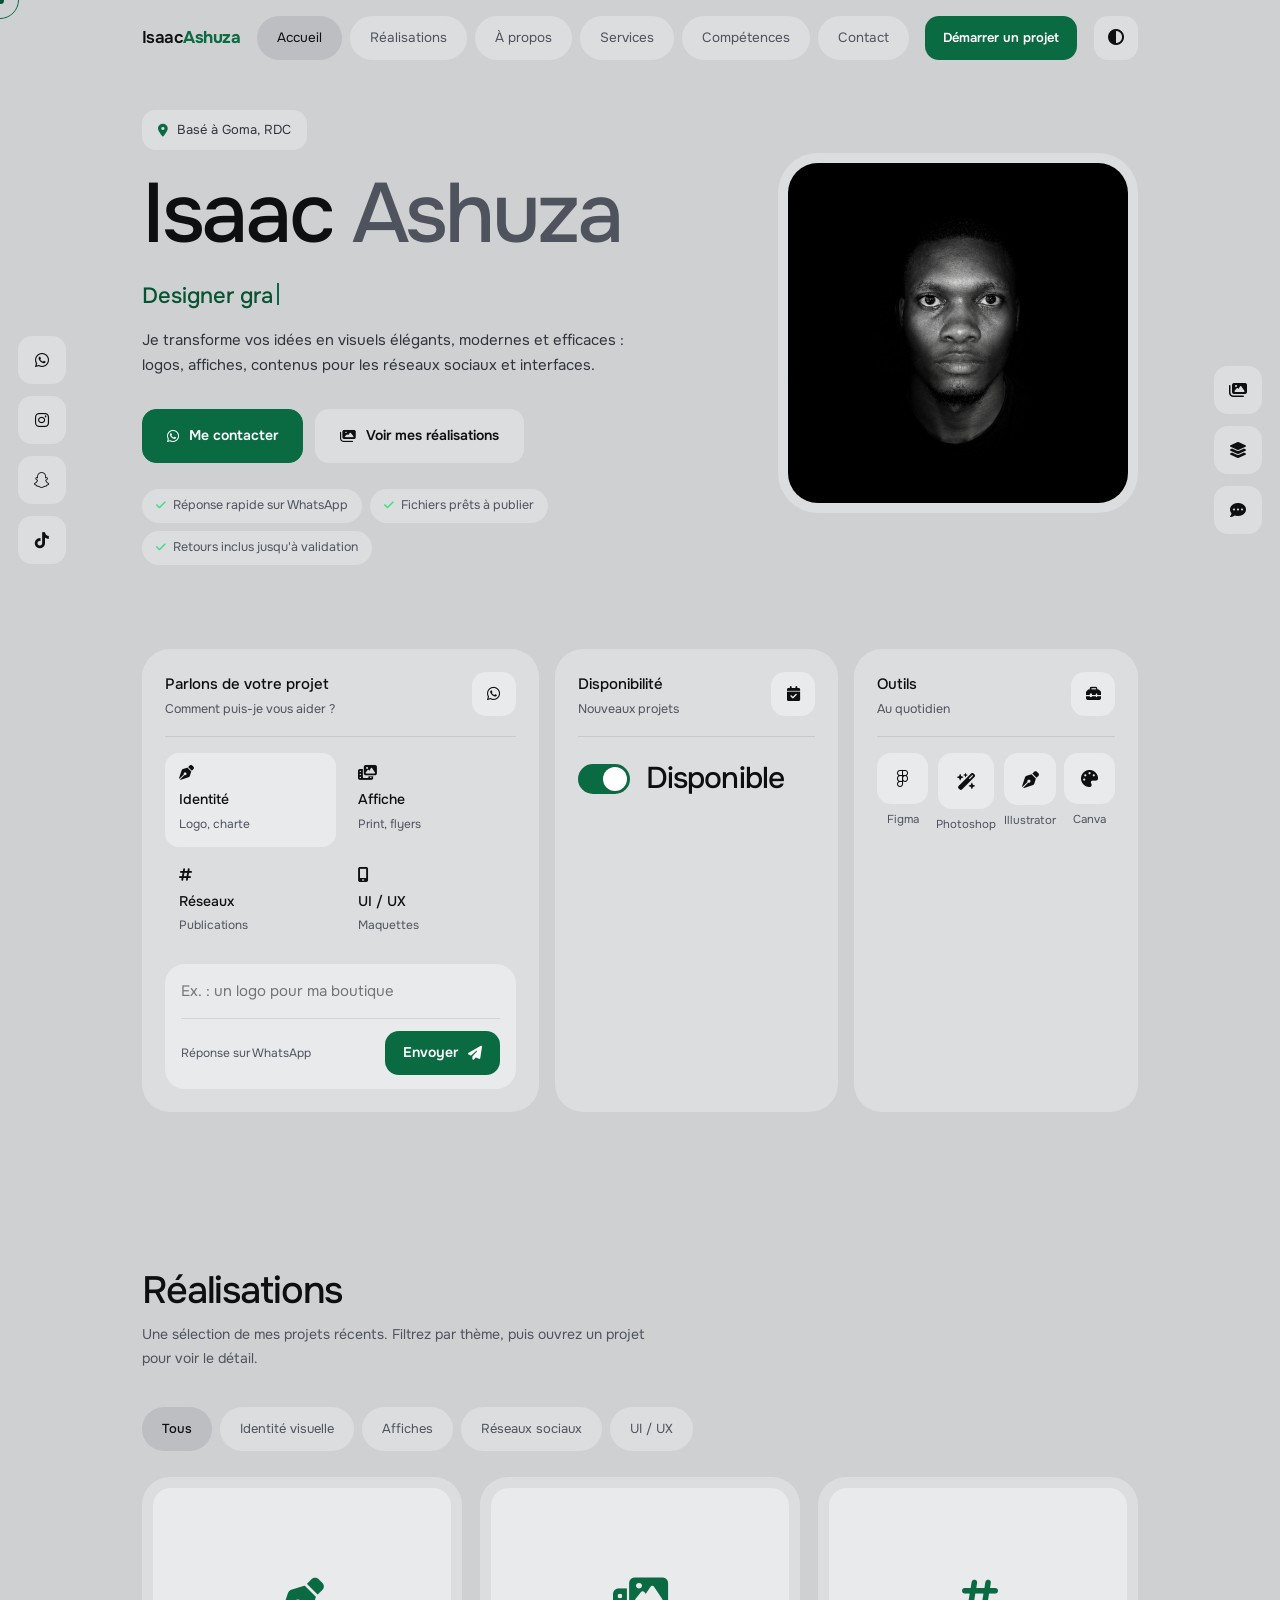
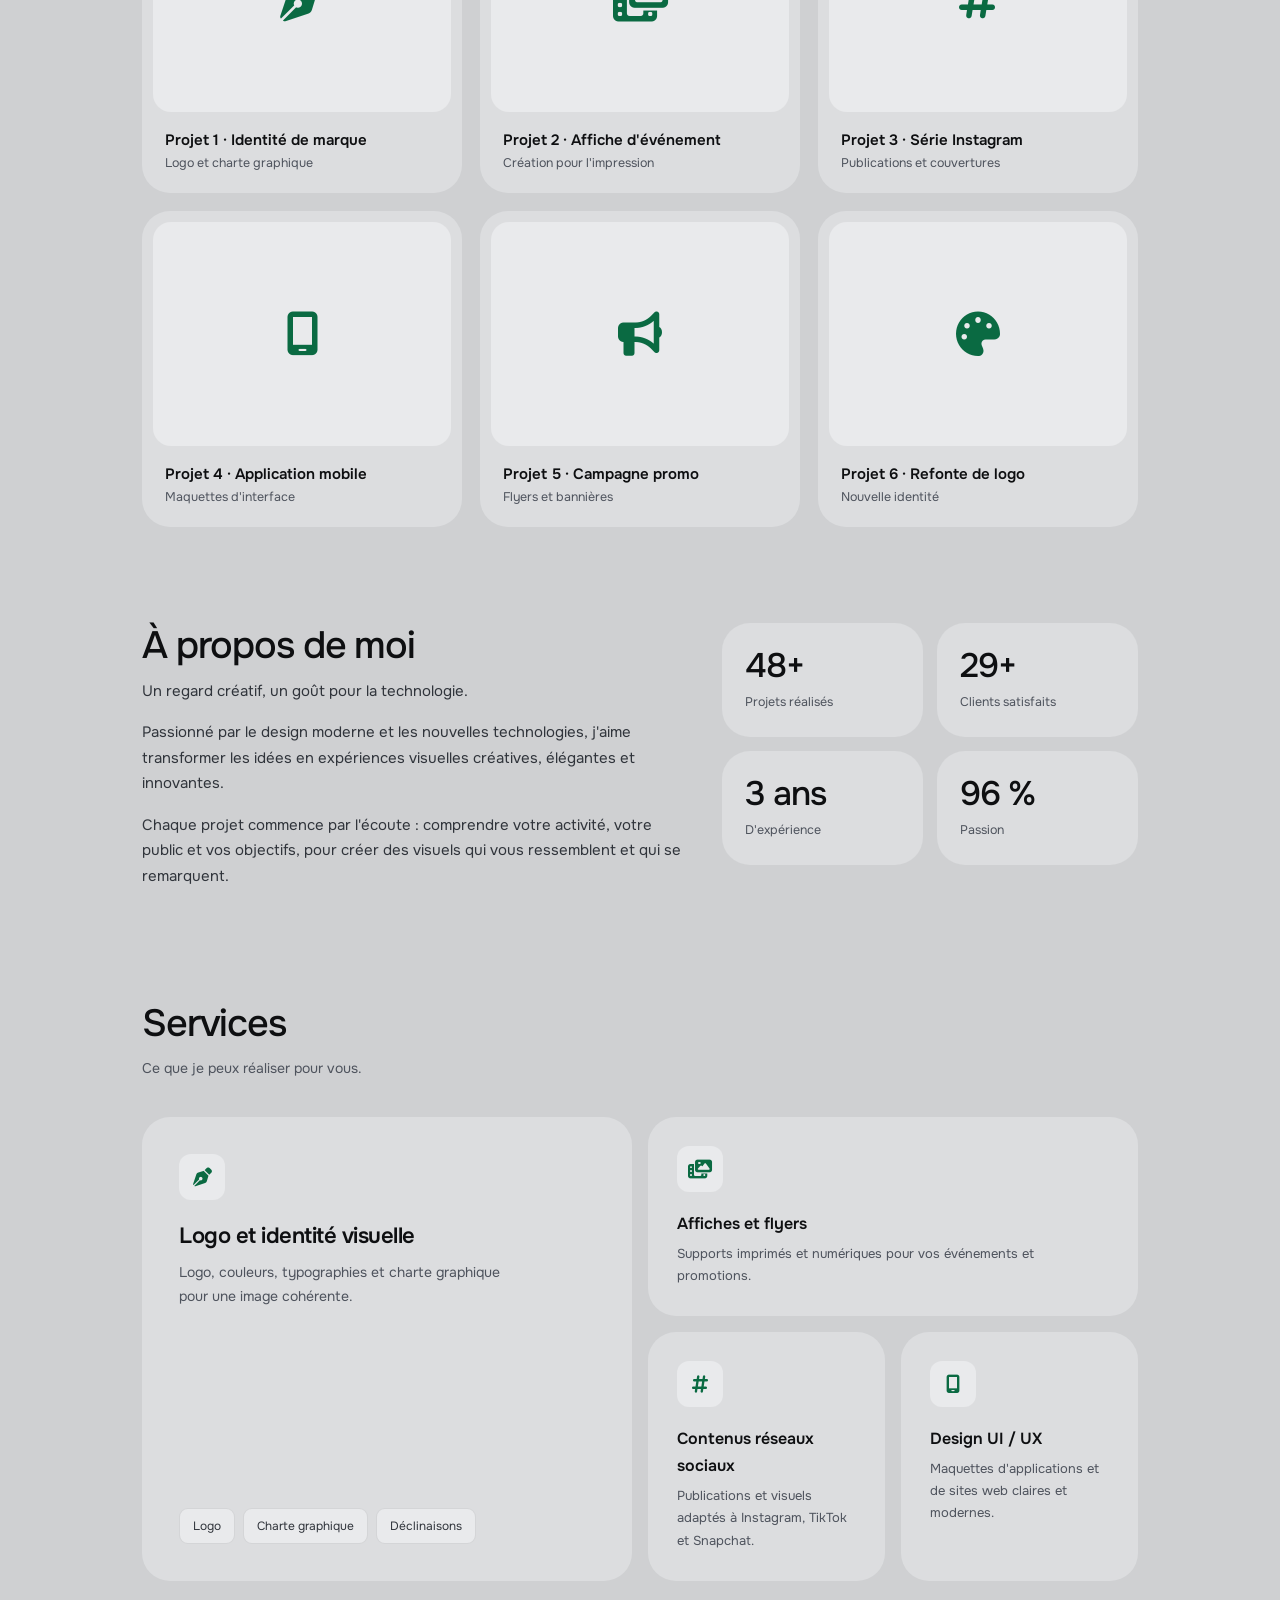
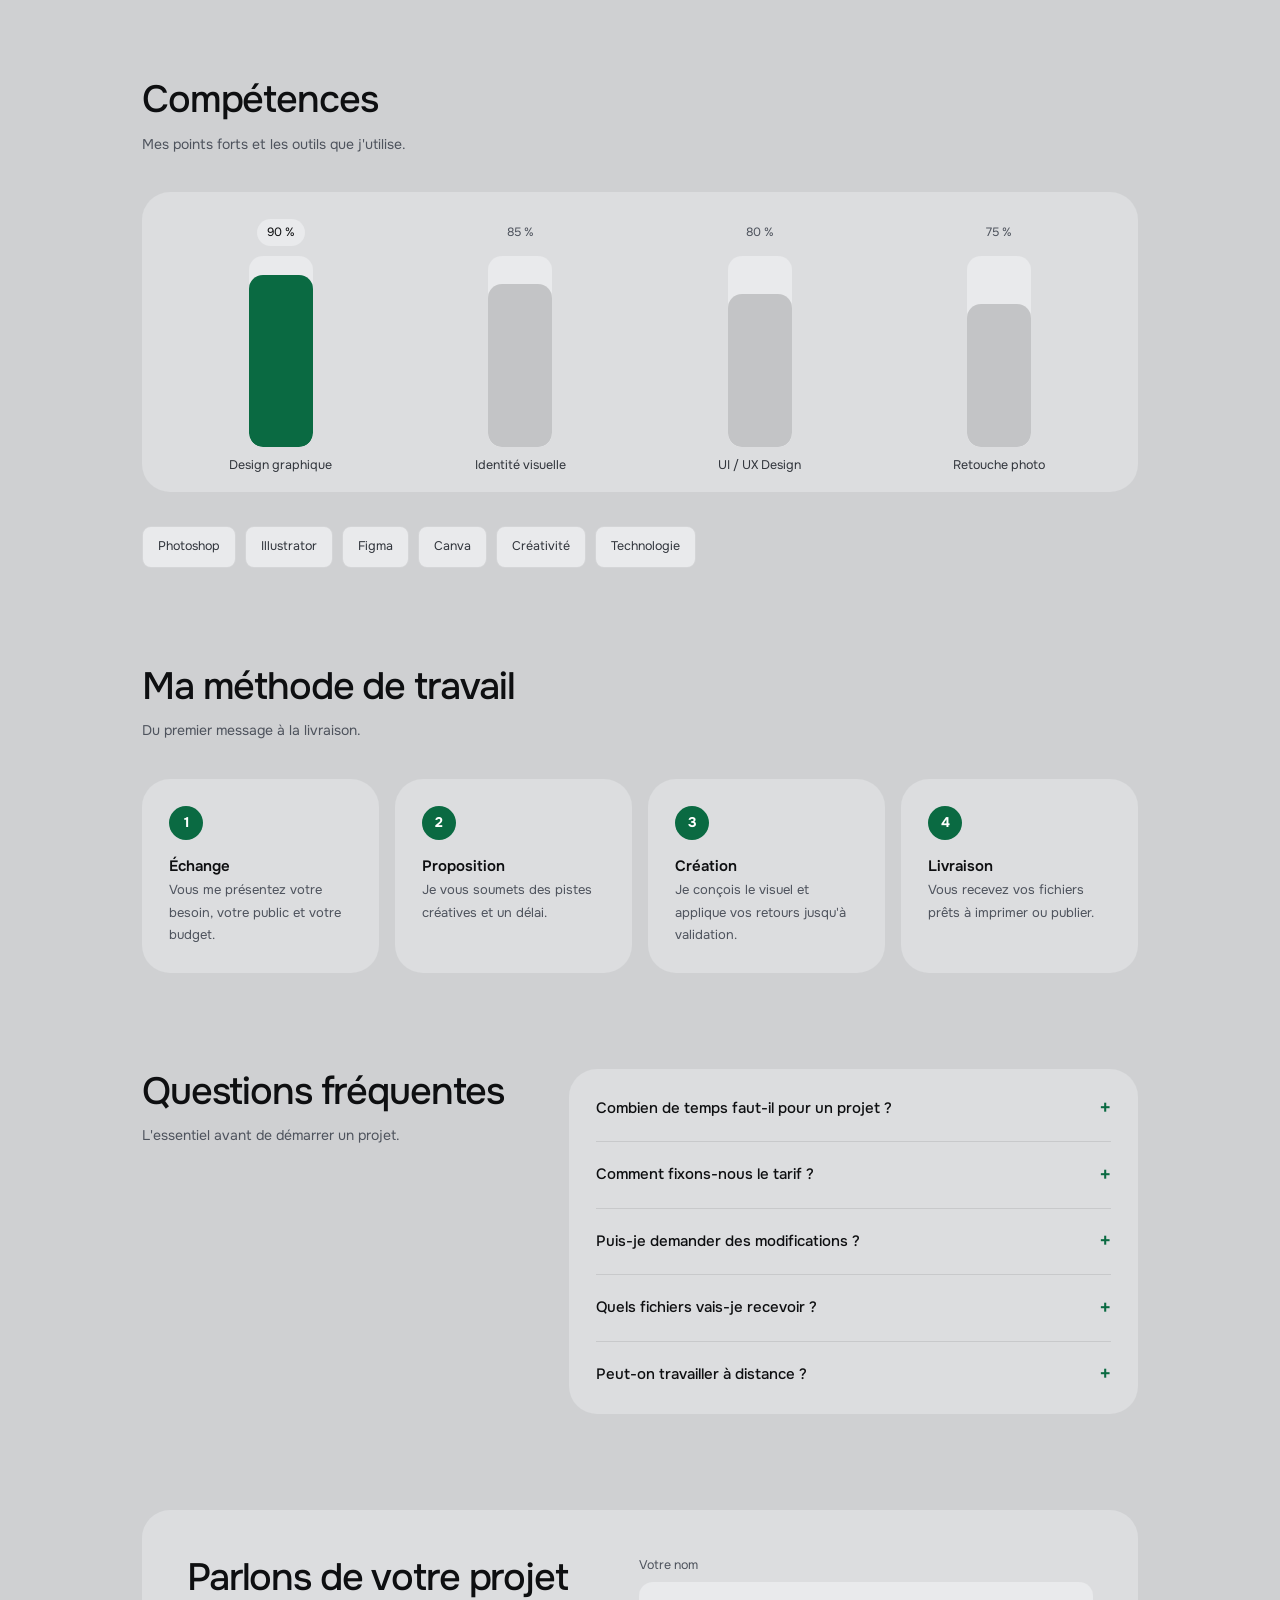
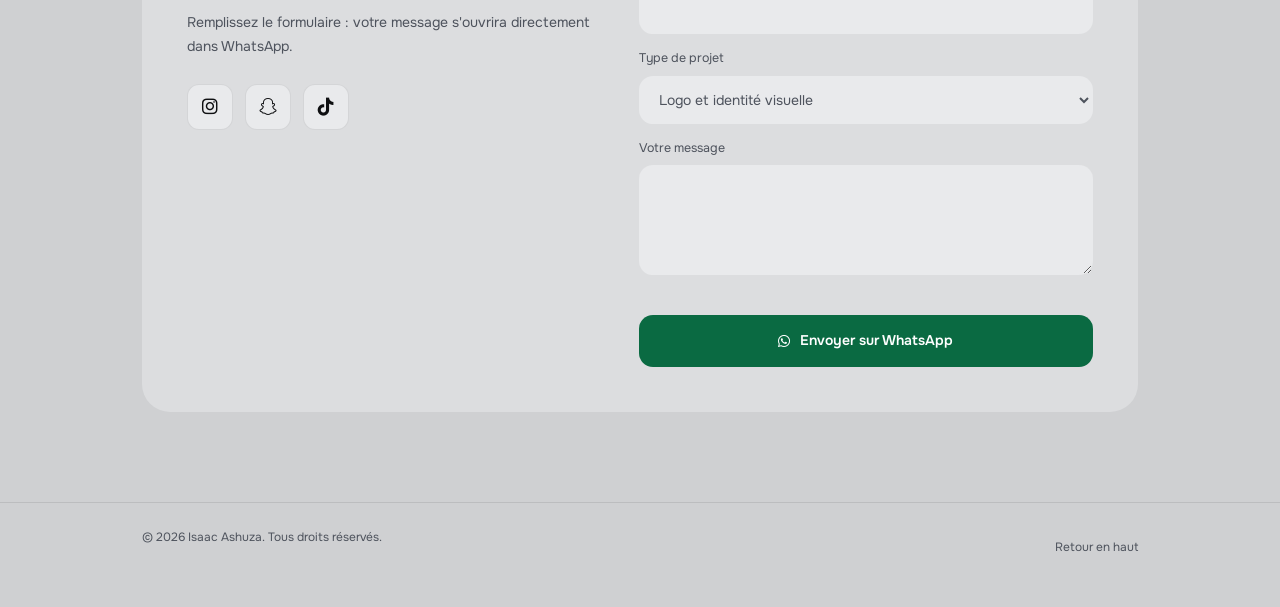
<file: index.html>
<!DOCTYPE html>
<html lang="fr">
<head>
  <meta charset="UTF-8">
  <meta name="viewport" content="width=device-width, initial-scale=1.0">
  <meta name="theme-color" content="#CFD0D2">
  <title>Isaac Ashuza | Designer graphique et créatif – Portfolio</title>
  <meta name="description" content="Isaac Ashuza, designer graphique à Goma (RDC). Identité visuelle, affiches, réseaux sociaux et design d'interfaces.">
  <meta property="og:type" content="website">
  <meta property="og:locale" content="fr_FR">
  <meta property="og:title" content="Isaac Ashuza | Designer graphique et créatif">
  <meta property="og:description" content="Identité visuelle, affiches, réseaux sociaux et design d'interfaces.">
  <meta property="og:image" content="isaac.png">
  <link rel="icon" href="data:image/svg+xml,%3Csvg xmlns='http://www.w3.org/2000/svg' viewBox='0 0 100 100'%3E%3Crect width='100' height='100' rx='22' fill='%2391A6C3'/%3E%3Ctext x='50' y='68' font-size='56' font-weight='700' text-anchor='middle' fill='%23090B10' font-family='Arial'%3EIA%3C/text%3E%3C/svg%3E">
  <link rel="preconnect" href="https://fonts.googleapis.com">
  <link rel="preconnect" href="https://fonts.gstatic.com" crossorigin>
  <link href="https://fonts.googleapis.com/css2?family=Onest:wght@300;400;500;600;700&display=swap" rel="stylesheet">
  <link rel="stylesheet" href="https://cdnjs.cloudflare.com/ajax/libs/font-awesome/6.5.2/css/all.min.css">
  <meta name="twitter:card" content="summary_large_image">
  <meta name="color-scheme" content="dark light">
  <script type="application/ld+json">{"@context":"https://schema.org","@type":"Person","name":"Isaac Ashuza","jobTitle":"Designer graphique","address":{"@type":"PostalAddress","addressLocality":"Goma","addressCountry":"CD"},"sameAs":["https://www.instagram.com/ashuzaisaac/","https://www.snapchat.com/add/isaacashuza12","https://www.tiktok.com/@isaacash801"]}</script>
  <script>document.documentElement.classList.add('js');var t='light';try{t=localStorage.getItem('ia-theme')||'light'}catch(e){}document.documentElement.dataset.theme=t</script>
  <link rel="stylesheet" href="style.css">
</head>
<body>
  <a class="skip" href="#contenu">Aller au contenu</a>
  <div id="loader" aria-hidden="true"><div class="ld"><b id="pct">0</b><span>Isaac Ashuza · Chargement</span><i id="ldb"></i></div></div>
  <div id="bar"></div><div class="cur"></div><div class="ring"></div>
  <div class="aurora" aria-hidden="true"><i></i><i></i></div>

  <header id="hd">
    <div class="wrap nav">
      <a class="logo" href="#accueil">Isaac <b>Ashuza</b></a>
      <nav aria-label="Navigation principale">
        <ul class="links" id="links">
          <li><a href="#accueil">Accueil</a></li>
          <li><a href="#realisations">Réalisations</a></li>
          <li><a href="#apropos">À propos</a></li>
          <li><a href="#services">Services</a></li>
          <li><a href="#competences">Compétences</a></li>
          <li><a href="#contact">Contact</a></li>
        </ul>
      </nav>
      <a class="navcta" href="#contact">Démarrer un projet</a>
      <button class="tgl" id="theme" aria-label="Basculer entre le thème sombre et le thème clair" aria-pressed="false"><i class="fas fa-circle-half-stroke" aria-hidden="true"></i></button>
      <button class="burger" id="burger" aria-label="Ouvrir le menu" aria-expanded="false" aria-controls="links"><span></span><span></span></button>
    </div>
  </header>

  <aside class="rail" aria-label="Réseaux et contact">
    <a href="https://wa.me/243971981127" target="_blank" rel="noopener noreferrer" aria-label="WhatsApp"><i class="fab fa-whatsapp"></i></a>
    <a href="https://www.instagram.com/ashuzaisaac/" target="_blank" rel="noopener noreferrer" aria-label="Instagram"><i class="fab fa-instagram"></i></a>
    <a href="https://www.snapchat.com/add/isaacashuza12" target="_blank" rel="noopener noreferrer" aria-label="Snapchat"><i class="fab fa-snapchat"></i></a>
    <a href="https://www.tiktok.com/@ashuzaisaac" target="_blank" rel="noopener noreferrer" aria-label="TikTok"><i class="fab fa-tiktok"></i></a>
  </aside>

  <aside class="rail r" aria-label="Raccourcis de la page">
    <a href="#realisations" aria-label="Réalisations"><i class="fas fa-images"></i></a>
    <a href="#services" aria-label="Services"><i class="fas fa-layer-group"></i></a>
    <a href="#contact" aria-label="Contact"><i class="fas fa-comment-dots"></i></a>
  </aside>

  <main id="contenu">
    <section class="hero" id="accueil" style="padding-top:110px">
      <div class="wrap">
        <div>
          <p class="loc rv" style="--d:0"><i class="fas fa-location-dot" aria-hidden="true"></i><span>Basé à Goma, RDC</span></p>
          <h1 aria-label="Isaac Ashuza"><span class="w" style="--i:0"><span>Isaac</span></span> <span class="w" style="--i:1"><span>Ashuza</span></span></h1>
          <p class="role rv" style="--d:.1"><span id="typed"></span></p>
          <p class="intro rv" style="--d:.2">Je transforme vos idées en visuels élégants, modernes et efficaces : logos, affiches, contenus pour les réseaux sociaux et interfaces.</p>
          <div class="cta rv" style="--d:.3">
            <a class="btn main mag" href="https://wa.me/243971981127?text=Bonjour%20Isaac%2C%20j%27ai%20vu%20votre%20portfolio%20et%20j%27aimerais%20discuter%20d%27un%20projet." target="_blank" rel="noopener noreferrer"><i class="fab fa-whatsapp"></i>Me contacter</a>
            <a class="btn mag" href="#realisations"><i class="fas fa-images"></i>Voir mes réalisations</a>
          </div>
          <ul class="trust rv" style="--d:.4">
            <li><i class="fas fa-check" aria-hidden="true"></i>Réponse rapide sur WhatsApp</li>
            <li><i class="fas fa-check" aria-hidden="true"></i>Fichiers prêts à publier</li>
            <li><i class="fas fa-check" aria-hidden="true"></i>Retours inclus jusqu'à validation</li>
          </ul>
        </div>
        <div class="photo rv" style="--d:.2"><img src="isaac.png" alt="Portrait d'Isaac Ashuza" width="320" height="320"></div>
        <div class="dash">
          <form class="card2 compose rv" id="quick" style="--d:.5" aria-label="Démarrer un projet">
            <div class="ch">
              <div class="wt"><b>Parlons de votre projet</b><small>Comment puis-je vous aider ?</small></div>
              <a class="ib" href="https://wa.me/243971981127" target="_blank" rel="noopener noreferrer" aria-label="Ouvrir WhatsApp"><i class="fab fa-whatsapp" aria-hidden="true"></i></a>
            </div>
            <div class="opts" role="radiogroup" aria-label="Type de projet">
              <label><input type="radio" name="q" value="Logo et identité visuelle" checked><span><i class="fas fa-pen-nib" aria-hidden="true"></i><b>Identité</b><small>Logo, charte</small></span></label>
              <label><input type="radio" name="q" value="Affiche ou flyer"><span><i class="fas fa-photo-film" aria-hidden="true"></i><b>Affiche</b><small>Print, flyers</small></span></label>
              <label><input type="radio" name="q" value="Contenu réseaux sociaux"><span><i class="fas fa-hashtag" aria-hidden="true"></i><b>Réseaux</b><small>Publications</small></span></label>
              <label><input type="radio" name="q" value="Design UI / UX"><span><i class="fas fa-mobile-screen" aria-hidden="true"></i><b>UI / UX</b><small>Maquettes</small></span></label>
            </div>
            <div class="say">
              <input id="qt" aria-label="Décrivez votre projet" placeholder="Ex. : un logo pour ma boutique" autocomplete="off">
              <div class="srow">
                <small>Réponse sur WhatsApp</small>
                <button class="btn main" type="submit">Envoyer<i class="fas fa-paper-plane" aria-hidden="true"></i></button>
              </div>
            </div>
          </form>
          <div class="card2 avail rv" style="--d:.6">
            <div class="ch">
              <div class="wt"><b>Disponibilité</b><small>Nouveaux projets</small></div>
              <span class="ib" aria-hidden="true"><i class="fas fa-calendar-check"></i></span>
            </div>
            <div class="avrow"><span class="sw" aria-hidden="true"></span><p class="big">Disponible</p></div>
          </div>
          <div class="card2 tools rv" style="--d:.7">
            <div class="ch">
              <div class="wt"><b>Outils</b><small>Au quotidien</small></div>
              <span class="ib" aria-hidden="true"><i class="fas fa-toolbox"></i></span>
            </div>
            <ul class="ti">
              <li><span><i class="fab fa-figma" aria-hidden="true"></i></span>Figma</li>
              <li><span><i class="fas fa-wand-magic-sparkles" aria-hidden="true"></i></span>Photoshop</li>
              <li><span><i class="fas fa-pen-nib" aria-hidden="true"></i></span>Illustrator</li>
              <li><span><i class="fas fa-palette" aria-hidden="true"></i></span>Canva</li>
            </ul>
          </div>
        </div>
      </div>
      <span class="scroll" aria-hidden="true"></span>
    </section>

    <section id="realisations">
      <div class="wrap">
        <h2 data-r>Réalisations</h2>
        <p class="lead" data-r>Une sélection de mes projets récents. Filtrez par thème, puis ouvrez un projet pour voir le détail.</p>
        <div class="filters" data-r role="group" aria-label="Filtrer les projets">
          <button class="fb on" data-f="tous">Tous</button>
          <button class="fb" data-f="identite">Identité visuelle</button>
          <button class="fb" data-f="affiche">Affiches</button>
          <button class="fb" data-f="social">Réseaux sociaux</button>
          <button class="fb" data-f="ui">UI / UX</button>
        </div>
        <!-- Pour ajouter votre image : remplacez le <i> par <img src="projet1.jpg" alt="Description" loading="lazy"> -->
        <div class="projects">
          <article class="proj" data-c="identite"><div class="thumb" style="--g1:#1F2B3F;--g2:#0E121A"><i class="fas fa-pen-nib"></i><span class="go">Voir le projet</span></div><div class="info"><h3>Projet 1 · Identité de marque</h3><p>Logo et charte graphique</p></div></article>
          <article class="proj" data-c="affiche"><div class="thumb" style="--g1:#2A2540;--g2:#0E121A"><i class="fas fa-photo-film"></i><span class="go">Voir le projet</span></div><div class="info"><h3>Projet 2 · Affiche d'événement</h3><p>Création pour l'impression</p></div></article>
          <article class="proj" data-c="social"><div class="thumb" style="--g1:#1D3340;--g2:#0E121A"><i class="fas fa-hashtag"></i><span class="go">Voir le projet</span></div><div class="info"><h3>Projet 3 · Série Instagram</h3><p>Publications et couvertures</p></div></article>
          <article class="proj" data-c="ui"><div class="thumb" style="--g1:#243246;--g2:#0E121A"><i class="fas fa-mobile-screen"></i><span class="go">Voir le projet</span></div><div class="info"><h3>Projet 4 · Application mobile</h3><p>Maquettes d'interface</p></div></article>
          <article class="proj" data-c="affiche"><div class="thumb" style="--g1:#33253A;--g2:#0E121A"><i class="fas fa-bullhorn"></i><span class="go">Voir le projet</span></div><div class="info"><h3>Projet 5 · Campagne promo</h3><p>Flyers et bannières</p></div></article>
          <article class="proj" data-c="identite"><div class="thumb" style="--g1:#1F3A36;--g2:#0E121A"><i class="fas fa-palette"></i><span class="go">Voir le projet</span></div><div class="info"><h3>Projet 6 · Refonte de logo</h3><p>Nouvelle identité</p></div></article>
        </div>
      </div>
    </section>

    <section id="apropos">
      <div class="wrap about">
        <div data-r>
          <h2>À propos de moi</h2>
          <p class="lead">Un regard créatif, un goût pour la technologie.</p>
          <p>Passionné par le design moderne et les nouvelles technologies, j'aime transformer les idées en expériences visuelles créatives, élégantes et innovantes.</p>
          <p>Chaque projet commence par l'écoute : comprendre votre activité, votre public et vos objectifs, pour créer des visuels qui vous ressemblent et qui se remarquent.</p>
        </div>
        <div class="stats" data-r style="--d:2">
          <!-- Remplacez ces chiffres par les vôtres -->
          <div class="stat"><b data-count="50" data-suf="+">0</b><span>Projets réalisés</span></div>
          <div class="stat"><b data-count="30" data-suf="+">0</b><span>Clients satisfaits</span></div>
          <div class="stat"><b data-count="3" data-suf=" ans">0</b><span>D'expérience</span></div>
          <div class="stat"><b data-count="100" data-suf=" %">0</b><span>Passion</span></div>
        </div>
      </div>
    </section>

    <section id="services">
      <div class="wrap">
        <h2 data-r>Services</h2>
        <p class="lead" data-r>Ce que je peux réaliser pour vous.</p>
        <div class="grid">
          <article class="card tilt" data-r style="--d:0"><i class="fas fa-pen-nib" aria-hidden="true"></i><h3>Logo et identité visuelle</h3><p>Logo, couleurs, typographies et charte graphique pour une image cohérente.</p><ul class="mini"><li>Logo</li><li>Charte graphique</li><li>Déclinaisons</li></ul></article>
          <article class="card tilt" data-r style="--d:1"><i class="fas fa-photo-film" aria-hidden="true"></i><h3>Affiches et flyers</h3><p>Supports imprimés et numériques pour vos événements et promotions.</p></article>
          <article class="card tilt" data-r style="--d:2"><i class="fas fa-hashtag" aria-hidden="true"></i><h3>Contenus réseaux sociaux</h3><p>Publications et visuels adaptés à Instagram, TikTok et Snapchat.</p></article>
          <article class="card tilt" data-r style="--d:3"><i class="fas fa-mobile-screen" aria-hidden="true"></i><h3>Design UI / UX</h3><p>Maquettes d'applications et de sites web claires et modernes.</p></article>
        </div>
      </div>
    </section>

    <section id="competences">
      <div class="wrap">
        <h2 data-r>Compétences</h2>
        <p class="lead" data-r>Mes points forts et les outils que j'utilise.</p>
        <!-- Adaptez les niveaux (--v entre 0 et 1) -->
        <div class="skills">
          <div data-r><div class="sk-top"><span>Design graphique</span><em>90 %</em></div><div class="bar" style="--v:.9"><i></i></div></div>
          <div data-r style="--d:1"><div class="sk-top"><span>Identité visuelle</span><em>85 %</em></div><div class="bar" style="--v:.85"><i></i></div></div>
          <div data-r style="--d:2"><div class="sk-top"><span>UI / UX Design</span><em>80 %</em></div><div class="bar" style="--v:.8"><i></i></div></div>
          <div data-r style="--d:3"><div class="sk-top"><span>Retouche photo</span><em>75 %</em></div><div class="bar" style="--v:.75"><i></i></div></div>
        </div>
        <div class="tags" data-r>
          <span class="tag">Photoshop</span><span class="tag">Illustrator</span><span class="tag">Figma</span><span class="tag">Canva</span><span class="tag">Créativité</span><span class="tag">Technologie</span>
        </div>
      </div>
    </section>

    <section id="methode">
      <div class="wrap">
        <h2 data-r>Ma méthode de travail</h2>
        <p class="lead" data-r>Du premier message à la livraison.</p>
        <ol class="steps">
          <li data-r style="--d:0"><h3>Échange</h3><p>Vous me présentez votre besoin, votre public et votre budget.</p></li>
          <li data-r style="--d:1"><h3>Proposition</h3><p>Je vous soumets des pistes créatives et un délai.</p></li>
          <li data-r style="--d:2"><h3>Création</h3><p>Je conçois le visuel et applique vos retours jusqu'à validation.</p></li>
          <li data-r style="--d:3"><h3>Livraison</h3><p>Vous recevez vos fichiers prêts à imprimer ou publier.</p></li>
        </ol>
      </div>
    </section>

    <section id="faq">
      <div class="wrap faq">
        <div class="head">
          <h2 data-r>Questions fréquentes</h2>
          <p class="lead" data-r>L'essentiel avant de démarrer un projet.</p>
        </div>
        <!-- Adaptez ces réponses à votre façon de travailler -->
        <div class="qa" data-r>
          <details><summary>Combien de temps faut-il pour un projet ?</summary><p>Cela dépend du projet : quelques jours pour une affiche, plus pour une identité visuelle complète. Le délai exact vous est confirmé dans ma proposition, avant de commencer.</p></details>
          <details><summary>Comment fixons-nous le tarif ?</summary><p>Le tarif est précisé dans ma proposition, après notre échange et avant le début du travail. Vous savez ce que vous payez avant que je commence.</p></details>
          <details><summary>Puis-je demander des modifications ?</summary><p>Oui. J'applique vos retours jusqu'à ce que le visuel vous convienne et soit validé.</p></details>
          <details><summary>Quels fichiers vais-je recevoir ?</summary><p>Des fichiers prêts à imprimer ou à publier, dans les formats adaptés à votre usage : impression, réseaux sociaux ou web.</p></details>
          <details><summary>Peut-on travailler à distance ?</summary><p>Oui. Tout se fait en ligne, par WhatsApp, que vous soyez à Goma ou ailleurs.</p></details>
        </div>
      </div>
    </section>

    <section id="contact">
      <div class="wrap">
        <div class="contact" data-r>
          <div>
            <h2>Parlons de votre projet</h2>
            <p class="lead">Remplissez le formulaire : votre message s'ouvrira directement dans WhatsApp.</p>
            <div class="socials">
              <a href="https://www.instagram.com/ashuzaisaac/" target="_blank" rel="noopener noreferrer" aria-label="Instagram"><i class="fab fa-instagram"></i></a>
              <a href="https://www.snapchat.com/add/isaacashuza12" target="_blank" rel="noopener noreferrer" aria-label="Snapchat"><i class="fab fa-snapchat"></i></a>
              <a href="https://www.tiktok.com/@isaacash801" target="_blank" rel="noopener noreferrer" aria-label="TikTok"><i class="fab fa-tiktok"></i></a>
            </div>
          </div>
          <form id="form" novalidate>
            <label>Votre nom<input id="fn" name="nom" autocomplete="name" required></label>
            <label>Type de projet<select id="ft"><option>Logo et identité visuelle</option><option>Affiche ou flyer</option><option>Contenu réseaux sociaux</option><option>Design UI / UX</option><option>Autre</option></select></label>
            <label>Votre message<textarea id="fm" required></textarea></label>
            <p class="err" id="err" role="status" aria-live="polite"></p>
            <button class="btn main mag" type="submit"><i class="fab fa-whatsapp"></i>Envoyer sur WhatsApp</button>
          </form>
        </div>
      </div>
    </section>
  </main>

  <footer><div class="wrap"><span>© 2026 Isaac Ashuza. Tous droits réservés.</span><a href="#accueil">Retour en haut</a></div></footer>
  <button id="top" aria-label="Retour en haut"><i class="fas fa-arrow-up"></i></button>
  <a class="dock" id="dock" href="https://wa.me/243971981127?text=Bonjour%20Isaac%2C%20j%27ai%20vu%20votre%20portfolio%20et%20j%27aimerais%20discuter%20d%27un%20projet." target="_blank" rel="noopener noreferrer"><i class="fab fa-whatsapp" aria-hidden="true"></i>Discuter de mon projet</a>

  <dialog id="dlg" aria-labelledby="dt">
    <button class="x" id="dx" aria-label="Fermer la fiche projet"><i class="fas fa-xmark" aria-hidden="true"></i></button>
    <div class="dthumb" id="dth"><i id="dic" aria-hidden="true"></i></div>
    <div class="dbody">
      <p class="dcat" id="dc"></p>
      <h3 id="dt"></h3>
      <p id="dd"></p>
      <div class="tags" id="dtools"></div>
      <div class="dact">
        <button id="dprev" aria-label="Projet précédent"><i class="fas fa-arrow-left" aria-hidden="true"></i></button>
        <a class="btn main" id="dcta" href="#" target="_blank" rel="noopener noreferrer"><i class="fab fa-whatsapp"></i>Un projet similaire ? Écrivez-moi</a>
        <button id="dnext" aria-label="Projet suivant"><i class="fas fa-arrow-right" aria-hidden="true"></i></button>
      </div>
    </div>
  </dialog>

  <script src="script.js" defer></script>
</body>
</html>
</file>
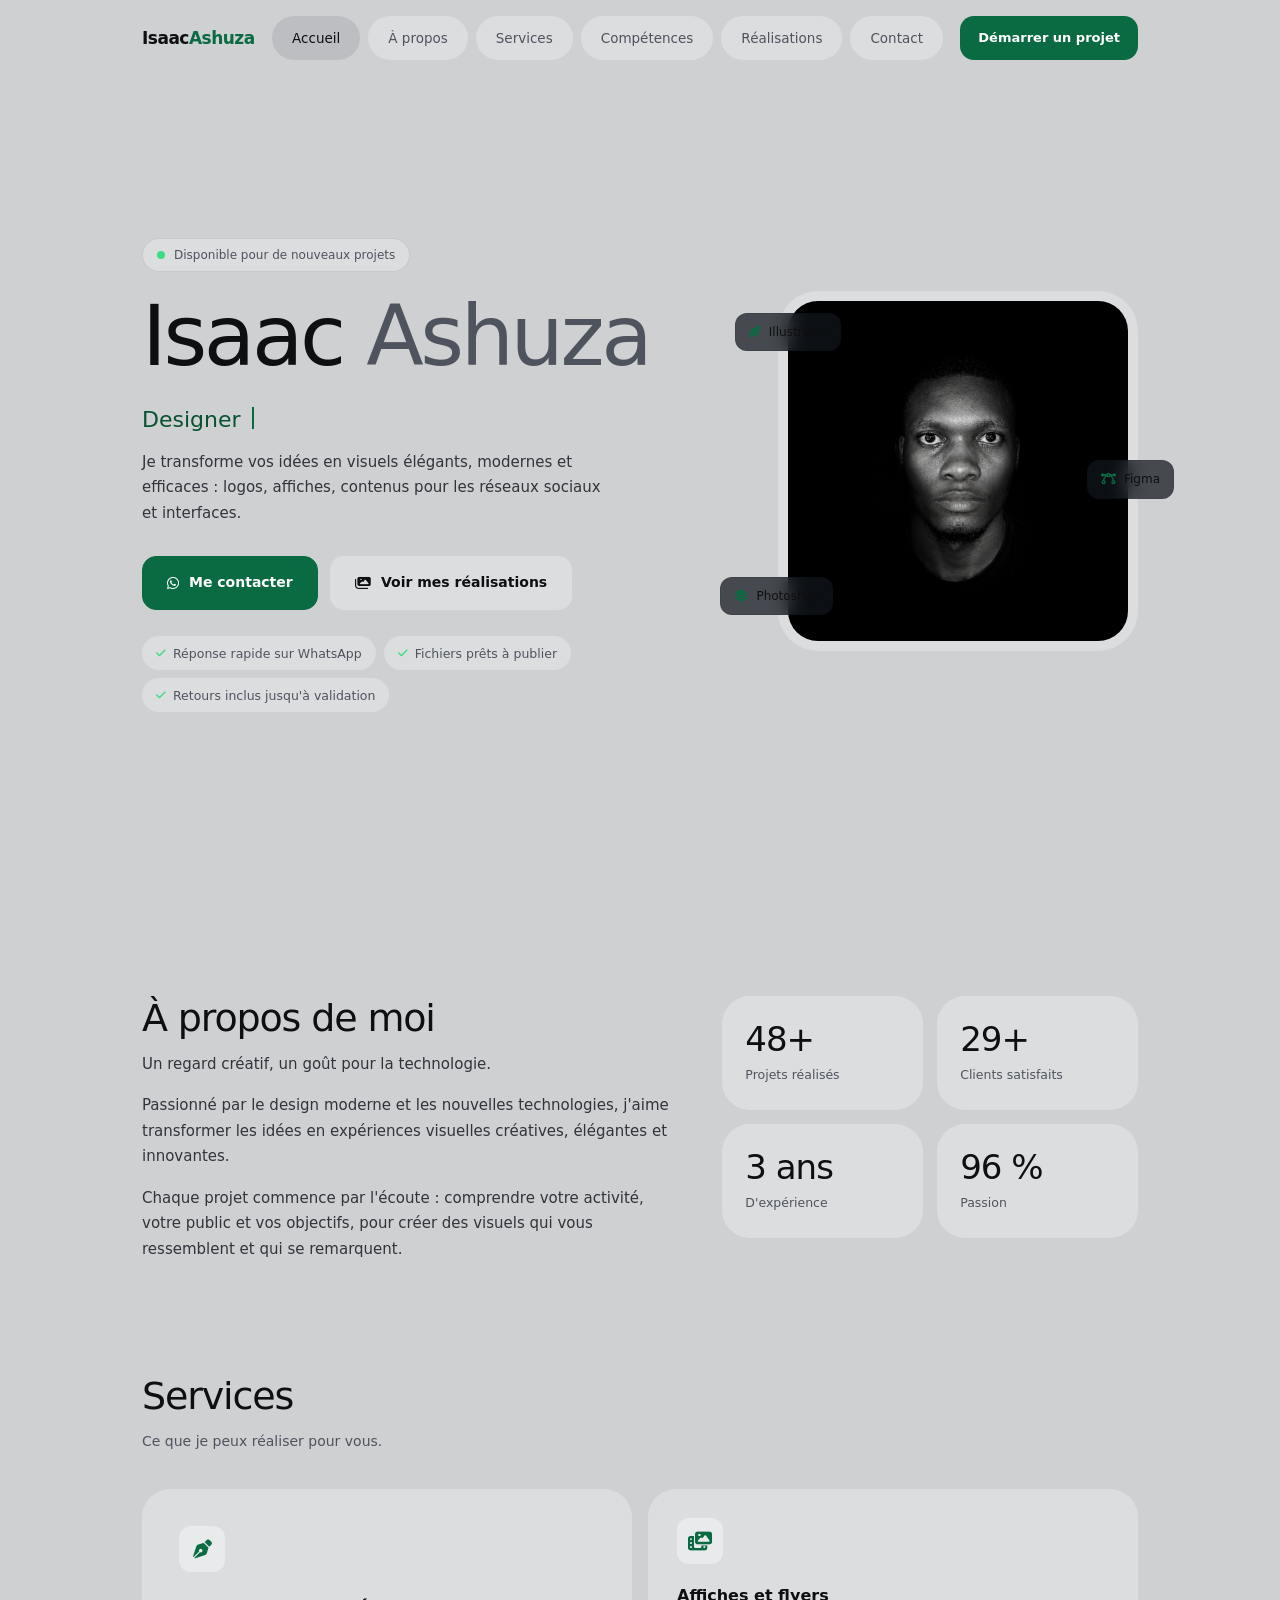
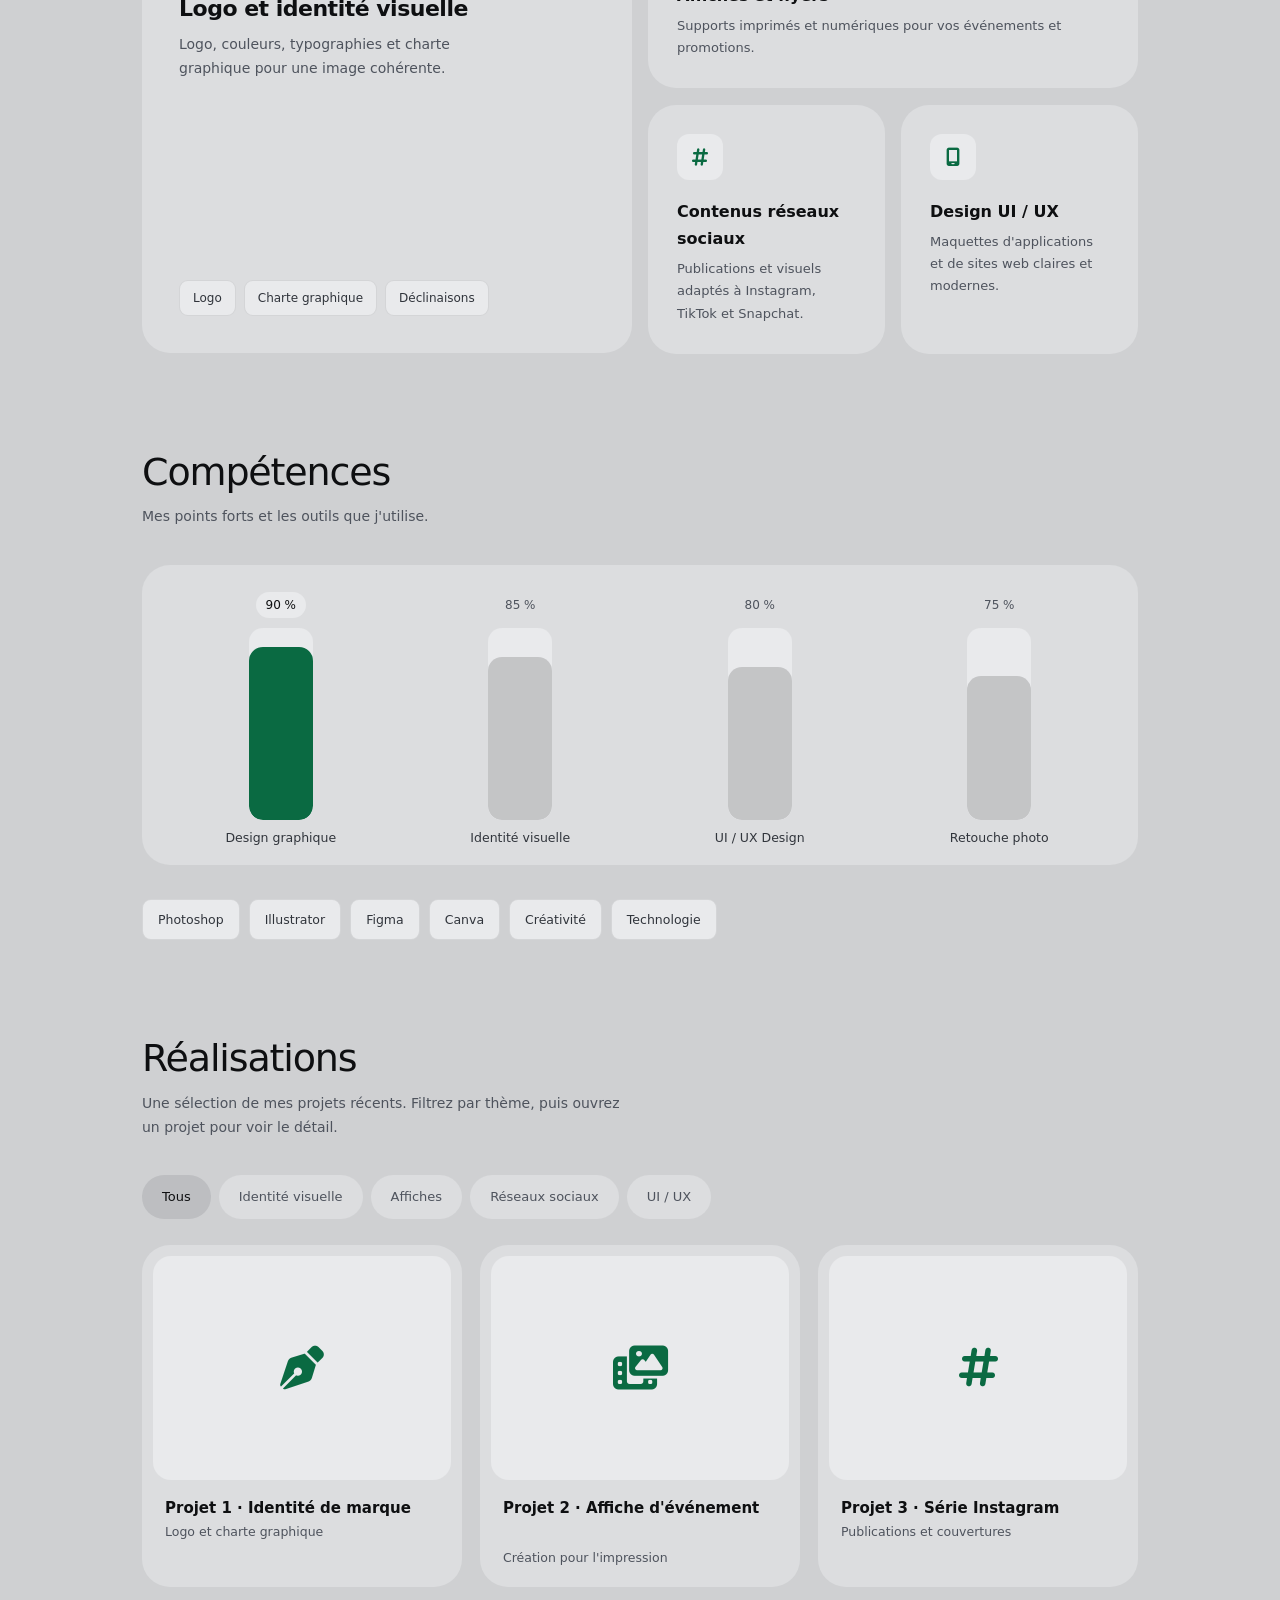
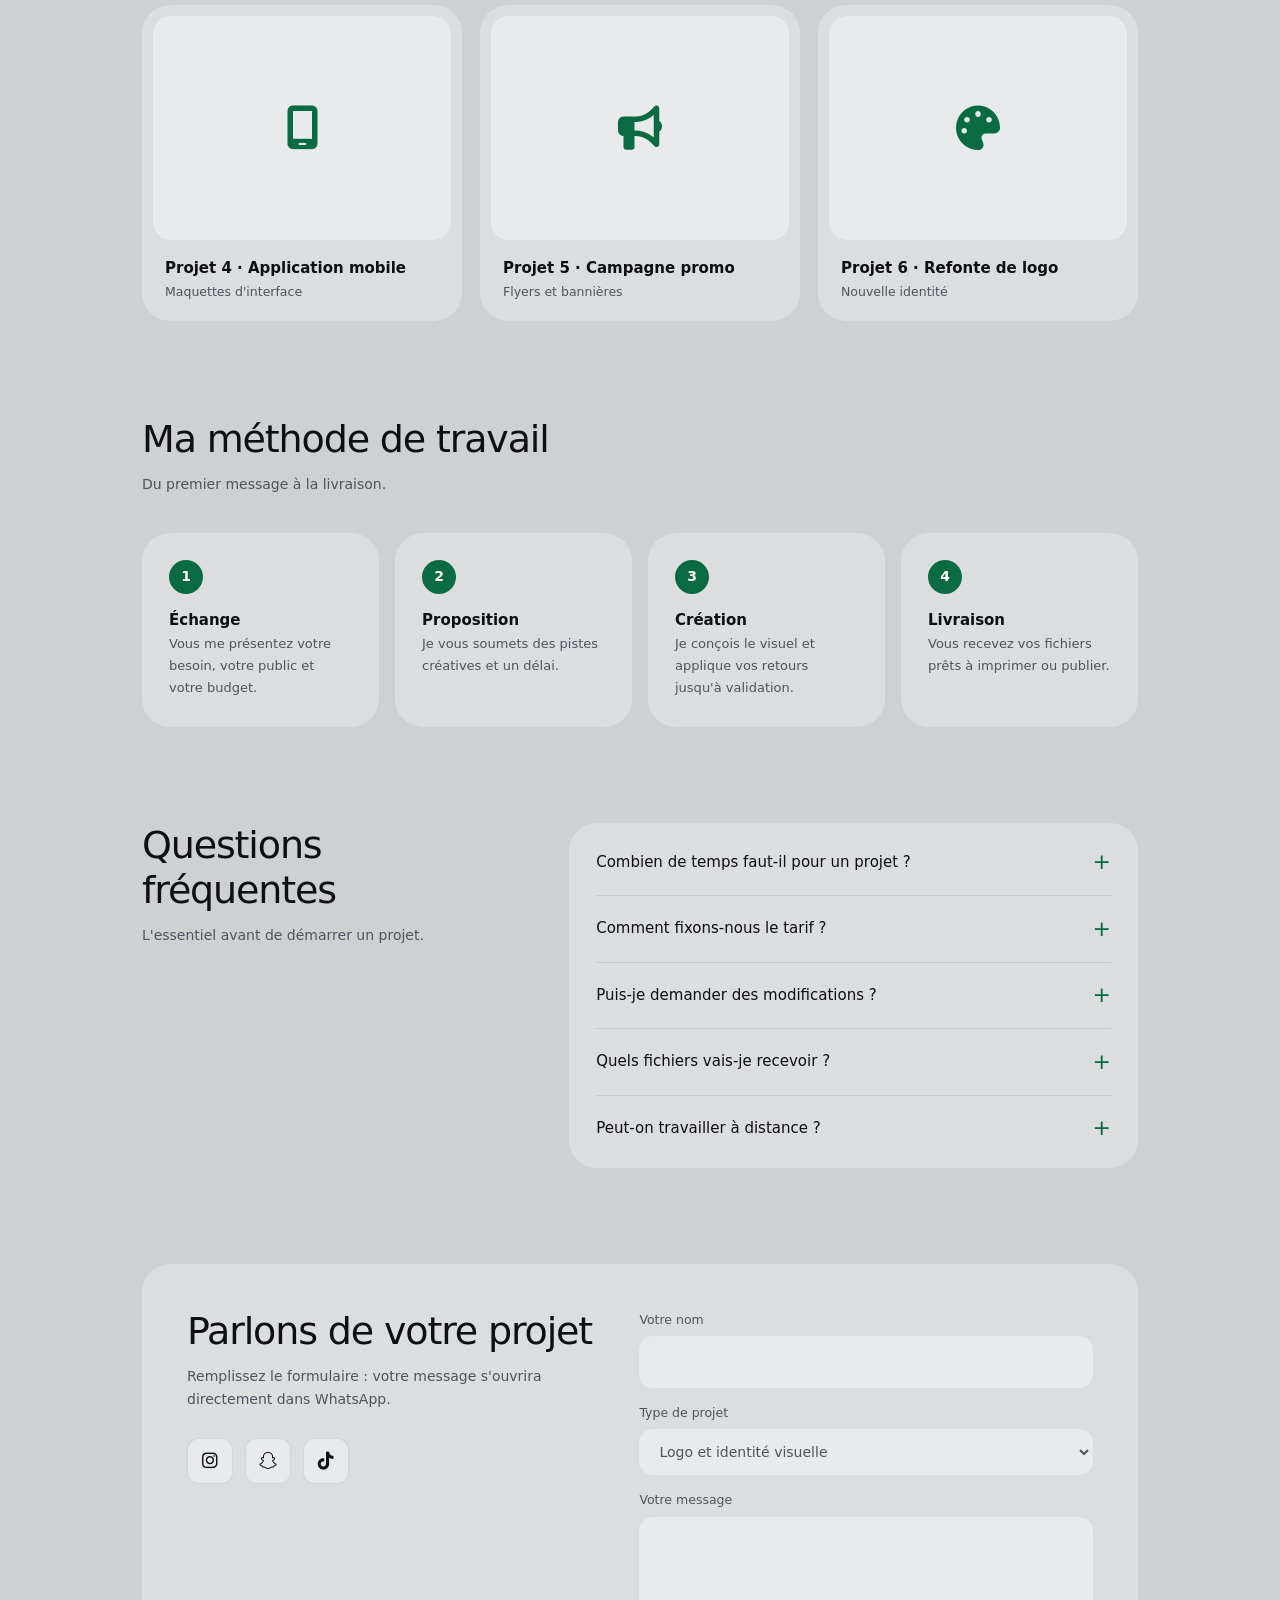
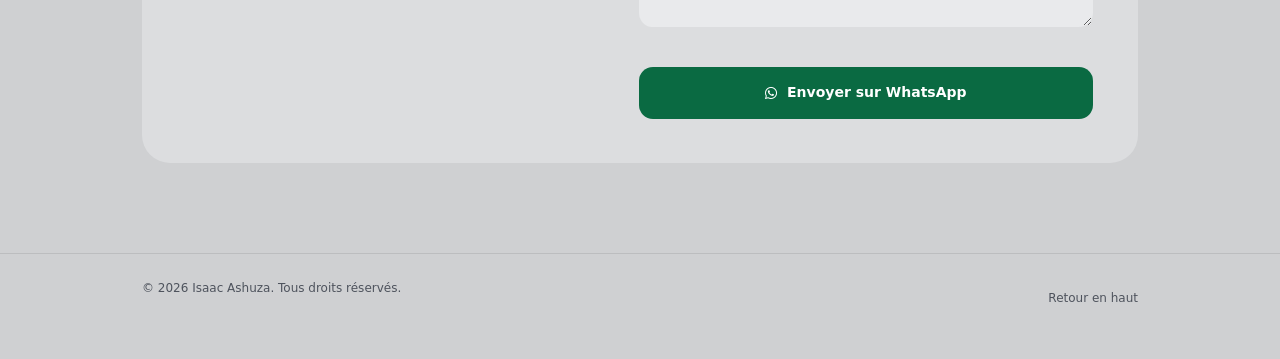
<file: portfolio-pro.html>
<!DOCTYPE html>
<html lang="fr">
<head>
<meta charset="UTF-8">
<meta name="viewport" content="width=device-width, initial-scale=1.0">
<meta name="theme-color" content="#090B10">
<title>Isaac Ashuza | Designer graphique et créatif – Portfolio</title>
<meta name="description" content="Isaac Ashuza, designer graphique à Goma (RDC). Identité visuelle, affiches, réseaux sociaux et design d'interfaces.">
<meta property="og:type" content="website">
<meta property="og:locale" content="fr_FR">
<meta property="og:title" content="Isaac Ashuza | Designer graphique et créatif">
<meta property="og:description" content="Identité visuelle, affiches, réseaux sociaux et design d'interfaces.">
<meta property="og:image" content="isaac.png">
<link rel="icon" href="data:image/svg+xml,%3Csvg xmlns='http://www.w3.org/2000/svg' viewBox='0 0 100 100'%3E%3Crect width='100' height='100' rx='22' fill='%2391A6C3'/%3E%3Ctext x='50' y='68' font-size='56' font-weight='700' text-anchor='middle' fill='%23090B10' font-family='Arial'%3EIA%3C/text%3E%3C/svg%3E">
<link rel="preconnect" href="https://fonts.googleapis.com">
<link rel="preconnect" href="https://fonts.gstatic.com" crossorigin>
<link href="https://fonts.googleapis.com/css2?family=Poppins:wght@300;400;500;600;700;800&display=swap" rel="stylesheet">
<link rel="stylesheet" href="https://cdnjs.cloudflare.com/ajax/libs/font-awesome/6.5.2/css/all.min.css">
<script>document.documentElement.classList.add('js')</script>
<link rel="stylesheet" href="style.css">
</head>
<body>
<a class="skip" href="#contenu">Aller au contenu</a>

<div id="loader" aria-hidden="true"><div class="ld"><b id="pct">0</b><span>Isaac Ashuza · Chargement</span><i id="ldb"></i></div></div>
<div id="bar"></div><div class="cur"></div><div class="ring"></div>
<div class="aurora" aria-hidden="true"><i></i><i></i></div>

<header id="hd">
  <div class="wrap nav">
    <a class="logo" href="#accueil">Isaac <b>Ashuza</b></a>
    <nav aria-label="Navigation principale">
      <ul class="links" id="links">
        <li><a href="#accueil">Accueil</a></li>
        <li><a href="#apropos">À propos</a></li>
        <li><a href="#services">Services</a></li>
        <li><a href="#competences">Compétences</a></li>
        <li><a href="#realisations">Réalisations</a></li>
        <li><a href="#contact">Contact</a></li>
      </ul>
    </nav>
    <a class="navcta" href="#contact">Démarrer un projet</a>
    <button class="burger" id="burger" aria-label="Ouvrir le menu" aria-expanded="false" aria-controls="links"><span></span><span></span></button>
  </div>
</header>

<main id="contenu">
  <section class="hero" id="accueil" style="padding-top:110px">
    <div class="wrap">
      <div>
        <p class="status rv" style="--d:0"><i></i>Disponible pour de nouveaux projets</p>
        <h1 aria-label="Isaac Ashuza"><span class="w" style="--i:0"><span>Isaac</span></span> <span class="w" style="--i:1"><span>Ashuza</span></span></h1>
        <p class="role rv" style="--d:.1"><span id="typed"></span></p>
        <p class="intro rv" style="--d:.2">Je transforme vos idées en visuels élégants, modernes et efficaces : logos, affiches, contenus pour les réseaux sociaux et interfaces.</p>
        <div class="cta rv" style="--d:.3">
          <a class="btn main mag" href="https://wa.me/243971981127?text=Bonjour%20Isaac%2C%20j%27ai%20vu%20votre%20portfolio%20et%20j%27aimerais%20discuter%20d%27un%20projet." target="_blank" rel="noopener noreferrer"><i class="fab fa-whatsapp"></i>Me contacter</a>
          <a class="btn mag" href="#realisations"><i class="fas fa-images"></i>Voir mes réalisations</a>
        </div>
        <ul class="trust rv" style="--d:.4"><li><i class="fas fa-check" aria-hidden="true"></i>Réponse rapide sur WhatsApp</li><li><i class="fas fa-check" aria-hidden="true"></i>Fichiers prêts à publier</li><li><i class="fas fa-check" aria-hidden="true"></i>Retours inclus jusqu'à validation</li></ul>
      </div>
      <div class="photo rv" style="--d:.2"><img src="isaac.png" alt="Portrait d'Isaac Ashuza" width="320" height="320"><span class="chip c1" aria-hidden="true"><i class="fas fa-pen-nib"></i>Illustrator</span><span class="chip c2" aria-hidden="true"><i class="fas fa-layer-group"></i>Photoshop</span><span class="chip c3" aria-hidden="true"><i class="fas fa-bezier-curve"></i>Figma</span></div>
    </div>
    <span class="scroll" aria-hidden="true"></span>
  </section>

  <div class="marquee" aria-hidden="true"><div class="mq" id="mq"></div></div>

  <section id="apropos"><div class="wrap about">
    <div data-r>
      <h2>À propos de moi</h2>
      <p class="lead">Un regard créatif, un goût pour la technologie.</p>
      <p>Passionné par le design moderne et les nouvelles technologies, j'aime transformer les idées en expériences visuelles créatives, élégantes et innovantes.</p>
      <p>Chaque projet commence par l'écoute : comprendre votre activité, votre public et vos objectifs, pour créer des visuels qui vous ressemblent et qui se remarquent.</p>
    </div>
    <div class="stats" data-r style="--d:2">
      <!-- Remplacez ces chiffres par les vôtres -->
      <div class="stat"><b data-count="50" data-suf="+">0</b><span>Projets réalisés</span></div>
      <div class="stat"><b data-count="30" data-suf="+">0</b><span>Clients satisfaits</span></div>
      <div class="stat"><b data-count="3" data-suf=" ans">0</b><span>D'expérience</span></div>
      <div class="stat"><b data-count="100" data-suf=" %">0</b><span>Passion</span></div>
    </div>
  </div></section>

  <section id="services"><div class="wrap">
    <h2 data-r>Services</h2>
    <p class="lead" data-r>Ce que je peux réaliser pour vous.</p>
    <div class="grid">
      <article class="card tilt" data-r style="--d:0"><i class="fas fa-pen-nib" aria-hidden="true"></i><h3>Logo et identité visuelle</h3><p>Logo, couleurs, typographies et charte graphique pour une image cohérente.</p><ul class="mini"><li>Logo</li><li>Charte graphique</li><li>Déclinaisons</li></ul></article>
      <article class="card tilt" data-r style="--d:1"><i class="fas fa-photo-film" aria-hidden="true"></i><h3>Affiches et flyers</h3><p>Supports imprimés et numériques pour vos événements et promotions.</p></article>
      <article class="card tilt" data-r style="--d:2"><i class="fas fa-hashtag" aria-hidden="true"></i><h3>Contenus réseaux sociaux</h3><p>Publications et visuels adaptés à Instagram, TikTok et Snapchat.</p></article>
      <article class="card tilt" data-r style="--d:3"><i class="fas fa-mobile-screen" aria-hidden="true"></i><h3>Design UI / UX</h3><p>Maquettes d'applications et de sites web claires et modernes.</p></article>
    </div>
  </div></section>

  <section id="competences"><div class="wrap">
    <h2 data-r>Compétences</h2>
    <p class="lead" data-r>Mes points forts et les outils que j'utilise.</p>
    <!-- Adaptez les niveaux (--v entre 0 et 1) -->
    <div class="skills">
      <div data-r><div class="sk-top"><span>Design graphique</span><em>90 %</em></div><div class="bar" style="--v:.9"><i></i></div></div>
      <div data-r style="--d:1"><div class="sk-top"><span>Identité visuelle</span><em>85 %</em></div><div class="bar" style="--v:.85"><i></i></div></div>
      <div data-r style="--d:2"><div class="sk-top"><span>UI / UX Design</span><em>80 %</em></div><div class="bar" style="--v:.8"><i></i></div></div>
      <div data-r style="--d:3"><div class="sk-top"><span>Retouche photo</span><em>75 %</em></div><div class="bar" style="--v:.75"><i></i></div></div>
    </div>
    <div class="tags" data-r>
      <span class="tag">Photoshop</span><span class="tag">Illustrator</span><span class="tag">Figma</span><span class="tag">Canva</span><span class="tag">Créativité</span><span class="tag">Technologie</span>
    </div>
  </div></section>

  <section id="realisations"><div class="wrap">
    <h2 data-r>Réalisations</h2>
    <p class="lead" data-r>Une sélection de mes projets récents. Filtrez par thème, puis ouvrez un projet pour voir le détail.</p>
    <div class="filters" data-r role="group" aria-label="Filtrer les projets">
      <button class="fb on" data-f="tous">Tous</button><button class="fb" data-f="identite">Identité visuelle</button><button class="fb" data-f="affiche">Affiches</button><button class="fb" data-f="social">Réseaux sociaux</button><button class="fb" data-f="ui">UI / UX</button>
    </div>
    <!-- Pour ajouter votre image : remplacez le <i> par <img src="projet1.jpg" alt="Description" loading="lazy"> -->
    <div class="projects">
      <article class="proj" data-c="identite"><div class="thumb" style="--g1:#1F2B3F;--g2:#0E121A"><i class="fas fa-pen-nib"></i></div><div class="info"><h3>Projet 1 · Identité de marque</h3><p>Logo et charte graphique</p></div></article>
      <article class="proj" data-c="affiche"><div class="thumb" style="--g1:#2A2540;--g2:#0E121A"><i class="fas fa-photo-film"></i></div><div class="info"><h3>Projet 2 · Affiche d'événement</h3><p>Création pour l'impression</p></div></article>
      <article class="proj" data-c="social"><div class="thumb" style="--g1:#1D3340;--g2:#0E121A"><i class="fas fa-hashtag"></i></div><div class="info"><h3>Projet 3 · Série Instagram</h3><p>Publications et couvertures</p></div></article>
      <article class="proj" data-c="ui"><div class="thumb" style="--g1:#243246;--g2:#0E121A"><i class="fas fa-mobile-screen"></i></div><div class="info"><h3>Projet 4 · Application mobile</h3><p>Maquettes d'interface</p></div></article>
      <article class="proj" data-c="affiche"><div class="thumb" style="--g1:#33253A;--g2:#0E121A"><i class="fas fa-bullhorn"></i></div><div class="info"><h3>Projet 5 · Campagne promo</h3><p>Flyers et bannières</p></div></article>
      <article class="proj" data-c="identite"><div class="thumb" style="--g1:#1F3A36;--g2:#0E121A"><i class="fas fa-palette"></i></div><div class="info"><h3>Projet 6 · Refonte de logo</h3><p>Nouvelle identité</p></div></article>
    </div>
  </div></section>

  <section id="methode"><div class="wrap">
    <h2 data-r>Ma méthode de travail</h2>
    <p class="lead" data-r>Du premier message à la livraison.</p>
    <ol class="steps">
      <li data-r style="--d:0"><h3>Échange</h3><p>Vous me présentez votre besoin, votre public et votre budget.</p></li>
      <li data-r style="--d:1"><h3>Proposition</h3><p>Je vous soumets des pistes créatives et un délai.</p></li>
      <li data-r style="--d:2"><h3>Création</h3><p>Je conçois le visuel et applique vos retours jusqu'à validation.</p></li>
      <li data-r style="--d:3"><h3>Livraison</h3><p>Vous recevez vos fichiers prêts à imprimer ou publier.</p></li>
    </ol>
  </div></section>

  <section id="faq"><div class="wrap faq">
    <div class="head">
      <h2 data-r>Questions fréquentes</h2>
      <p class="lead" data-r>L'essentiel avant de démarrer un projet.</p>
    </div>
    <!-- Adaptez ces réponses à votre façon de travailler -->
    <div class="qa" data-r>
      <details><summary>Combien de temps faut-il pour un projet ?</summary><p>Cela dépend du projet : quelques jours pour une affiche, plus pour une identité visuelle complète. Le délai exact vous est confirmé dans ma proposition, avant de commencer.</p></details>
      <details><summary>Comment fixons-nous le tarif ?</summary><p>Le tarif est précisé dans ma proposition, après notre échange et avant le début du travail. Vous savez ce que vous payez avant que je commence.</p></details>
      <details><summary>Puis-je demander des modifications ?</summary><p>Oui. J'applique vos retours jusqu'à ce que le visuel vous convienne et soit validé.</p></details>
      <details><summary>Quels fichiers vais-je recevoir ?</summary><p>Des fichiers prêts à imprimer ou à publier, dans les formats adaptés à votre usage : impression, réseaux sociaux ou web.</p></details>
      <details><summary>Peut-on travailler à distance ?</summary><p>Oui. Tout se fait en ligne, par WhatsApp, que vous soyez à Goma ou ailleurs.</p></details>
    </div>
  </div></section>

  <section id="contact"><div class="wrap">
    <div class="contact" data-r>
      <div>
        <h2>Parlons de votre projet</h2>
        <p class="lead">Remplissez le formulaire : votre message s'ouvrira directement dans WhatsApp.</p>
        <div class="socials">
          <a href="https://www.instagram.com/ash06769?igsh=MWFqNnZ1bHA1bXRkYw==" target="_blank" rel="noopener noreferrer" aria-label="Instagram"><i class="fab fa-instagram"></i></a>
          <a href="https://www.snapchat.com/add/isaacashuza12" target="_blank" rel="noopener noreferrer" aria-label="Snapchat"><i class="fab fa-snapchat"></i></a>
          <a href="https://www.tiktok.com/@isaacash801" target="_blank" rel="noopener noreferrer" aria-label="TikTok"><i class="fab fa-tiktok"></i></a>
        </div>
      </div>
      <form id="form" novalidate>
        <label>Votre nom<input id="fn" name="nom" autocomplete="name" required></label>
        <label>Type de projet<select id="ft"><option>Logo et identité visuelle</option><option>Affiche ou flyer</option><option>Contenu réseaux sociaux</option><option>Design UI / UX</option><option>Autre</option></select></label>
        <label>Votre message<textarea id="fm" required></textarea></label>
        <p class="err" id="err" role="alert"></p>
        <button class="btn main mag" type="submit"><i class="fab fa-whatsapp"></i>Envoyer sur WhatsApp</button>
      </form>
    </div>
  </div></section>
</main>

<footer><div class="wrap"><span>© 2026 Isaac Ashuza. Tous droits réservés.</span><a href="#accueil">Retour en haut</a></div></footer>
<button id="top" aria-label="Retour en haut"><i class="fas fa-arrow-up"></i></button>

<a class="dock" id="dock" href="https://wa.me/243971981127?text=Bonjour%20Isaac%2C%20j%27ai%20vu%20votre%20portfolio%20et%20j%27aimerais%20discuter%20d%27un%20projet." target="_blank" rel="noopener noreferrer"><i class="fab fa-whatsapp" aria-hidden="true"></i>Discuter de mon projet</a>

<dialog id="dlg" aria-labelledby="dt">
  <button class="x" id="dx" aria-label="Fermer la fiche projet"><i class="fas fa-xmark" aria-hidden="true"></i></button>
  <div class="dthumb" id="dth"><i id="dic" aria-hidden="true"></i></div>
  <div class="dbody">
    <p class="dcat" id="dc"></p>
    <h3 id="dt"></h3>
    <p id="dd"></p>
    <div class="tags" id="dtools"></div>
    <a class="btn main" id="dcta" href="#" target="_blank" rel="noopener noreferrer"><i class="fab fa-whatsapp"></i>Un projet similaire ? Écrivez-moi</a>
  </div>
</dialog>

<script src="script.js" defer></script>
</body>
</html>
</file>
<file: style.css>
/* Portfolio d'Isaac Ashuza : styles et interactions */
:root{--accent:#91A6C3;--accent-2:#C4D1E2;--bg:#090B10;--surface:#11151D;--surface-2:#1A202B;--border:#29313E;--text:#F1F3F6;--muted:#929BAA;--ease:cubic-bezier(.22,1,.36,1)}
*{margin:0;padding:0;box-sizing:border-box}
html{scroll-behavior:smooth;scroll-padding-top:76px}
body{background:var(--bg);color:var(--text);font-family:'Poppins',sans-serif;line-height:1.7;overflow-x:hidden}
body.lock{overflow:hidden}
a{color:inherit;text-decoration:none}
button,input,select,textarea{font:inherit;color:inherit}
:focus-visible{outline:2px solid var(--accent-2);outline-offset:3px;border-radius:6px}
.wrap{max-width:1040px;margin:0 auto;padding:0 22px}
section{padding:96px 0 0}
h2{font-size:clamp(26px,5vw,38px);font-weight:700;letter-spacing:-1.2px;line-height:1.2}
.lead{color:var(--muted);font-size:14px;margin:10px 0 36px;max-width:56ch}
.skip{position:absolute;left:-999px;top:8px;background:var(--accent);color:#090B10;padding:8px 14px;border-radius:6px;z-index:300}
.skip:focus{left:8px}

/* Préchargement */
#loader{position:fixed;inset:0;z-index:200;display:grid;place-items:center;background:var(--bg);transition:transform .9s var(--ease),opacity .4s .5s}
#loader.done{transform:translateY(-100%);opacity:0;pointer-events:none}
.ld{text-align:center}
.ld b{display:block;font-size:clamp(46px,12vw,88px);font-weight:800;letter-spacing:-3px;line-height:1}
.ld span{display:block;color:var(--muted);font-size:12px;margin-top:10px}
.ld i{display:block;height:2px;width:160px;margin:18px auto 0;background:var(--border);overflow:hidden}
.ld i::after{content:"";display:block;height:100%;width:100%;background:var(--accent);transform:scaleX(var(--p,0));transform-origin:left}

/* Progression et curseur */
#bar{position:fixed;top:0;left:0;height:3px;width:100%;background:var(--accent);transform:scaleX(0);transform-origin:left;z-index:150}
.cur,.ring{position:fixed;top:0;left:0;pointer-events:none;z-index:250;opacity:0;border-radius:50%;transition:opacity .3s}
.cur{width:7px;height:7px;background:var(--accent-2);margin:-3.5px 0 0 -3.5px}
.ring{width:38px;height:38px;border:1px solid var(--accent);margin:-19px 0 0 -19px;transition:opacity .3s,width .3s var(--ease),height .3s var(--ease),margin .3s var(--ease),background .3s}
.ring.big{width:64px;height:64px;margin:-32px 0 0 -32px;background:rgba(145,166,195,.12)}
body.mouse .cur,body.mouse .ring{opacity:1}
body.mouse,body.mouse a,body.mouse button{cursor:none}

/* Fond animé */
.aurora{position:fixed;inset:0;z-index:-1;overflow:hidden;pointer-events:none}
.aurora i{position:absolute;border-radius:50%;filter:blur(120px);opacity:.16;will-change:transform}
.aurora i:nth-child(1){width:460px;height:460px;background:var(--accent);top:-120px;right:-100px;animation:float 18s ease-in-out infinite}
.aurora i:nth-child(2){width:380px;height:380px;background:#5E7BA8;bottom:-120px;left:-120px;animation:float 22s ease-in-out infinite reverse}
@keyframes float{50%{transform:translate(-50px,60px) scale(1.15)}}

/* En-tête */
header{position:fixed;top:0;left:0;right:0;z-index:100;transition:background .3s,border-color .3s,transform .5s var(--ease);border-bottom:1px solid transparent}
header.solid{background:rgba(9,11,16,.85);backdrop-filter:blur(12px);border-color:var(--border)}
.nav{height:64px;display:flex;align-items:center;justify-content:space-between}
.logo{font-weight:700;font-size:16px;letter-spacing:-.4px}
.logo b{color:var(--accent)}
.links{display:flex;gap:4px;list-style:none}
.links a{position:relative;display:block;padding:8px 13px;font-size:13px;color:var(--muted);transition:color .2s}
.links a::after{content:"";position:absolute;left:13px;right:13px;bottom:3px;height:2px;background:var(--accent);transform:scaleX(0);transition:transform .35s var(--ease)}
.links a:hover,.links a.on{color:var(--text)}
.links a:hover::after,.links a.on::after{transform:scaleX(1)}
.burger{display:none;width:44px;height:44px;background:none;border:1px solid var(--border);border-radius:10px;position:relative}
.burger span{position:absolute;left:12px;right:12px;height:2px;background:var(--text);transition:.3s var(--ease)}
.burger span:nth-child(1){top:16px}.burger span:nth-child(2){top:26px}
.burger[aria-expanded=true] span:nth-child(1){top:21px;transform:rotate(45deg)}
.burger[aria-expanded=true] span:nth-child(2){top:21px;transform:rotate(-45deg)}

/* Accueil */
.hero{min-height:100svh;display:flex;align-items:center;padding:110px 0 60px}
.hero .wrap{display:grid;grid-template-columns:1fr auto;gap:56px;align-items:center;width:100%}
.status{display:inline-flex;align-items:center;gap:9px;padding:6px 14px;border:1px solid var(--border);border-radius:30px;background:var(--surface);font-size:12px;color:var(--muted)}
.status i{width:8px;height:8px;border-radius:50%;background:#3DDC84;animation:pulse 2s infinite}
@keyframes pulse{0%{box-shadow:0 0 0 0 rgba(61,220,132,.6)}100%{box-shadow:0 0 0 10px rgba(61,220,132,0)}}
h1{font-size:clamp(42px,9vw,84px);font-weight:800;letter-spacing:-3px;line-height:1.02;margin:22px 0 14px}
.w{display:inline-block;overflow:hidden;vertical-align:top;padding-bottom:.08em}
.w>span{display:inline-block}
.js .w>span{transform:translateY(110%);transition:transform 1s var(--ease);transition-delay:calc(var(--i)*.12s + .2s)}
.ready .w>span{transform:none}
h1 .w:last-child{color:var(--accent)}
.role{font-size:clamp(16px,3vw,22px);color:var(--accent-2);font-weight:500;min-height:1.7em}
.role::after{content:"";display:inline-block;width:2px;height:1em;background:var(--accent);margin-left:4px;vertical-align:-2px;animation:blink 1s steps(1) infinite}
@keyframes blink{50%{opacity:0}}
.intro{color:#B7C1CE;font-size:15px;margin-top:12px;max-width:50ch}
.cta{display:flex;flex-wrap:wrap;gap:12px;margin-top:30px}
.btn{display:inline-flex;align-items:center;gap:10px;padding:14px 24px;border-radius:12px;border:1px solid var(--border);background:var(--surface-2);font-size:14px;font-weight:600;transition:background .25s,border-color .25s,color .25s;will-change:transform}
.btn:hover{border-color:var(--accent);color:var(--accent-2)}
.btn.main{background:#25D366;border-color:#25D366;color:#07150C}
.btn.main:hover{background:transparent;color:#25D366}
.photo{position:relative;width:min(320px,70vw);aspect-ratio:1}
.photo::before{content:"";position:absolute;inset:-14px;border-radius:50%;border:1px dashed var(--accent);opacity:.5;animation:spin 30s linear infinite}
@keyframes spin{to{transform:rotate(360deg)}}
.photo img{width:100%;height:100%;object-fit:cover;border-radius:50%;border:2px solid var(--accent);padding:7px;background:var(--surface)}
.js .hero .rv{opacity:0;transform:translateY(26px);transition:opacity .9s var(--ease),transform .9s var(--ease);transition-delay:calc(var(--d,0)*1s + .7s)}
.ready .hero .rv{opacity:1;transform:none}
.scroll{position:absolute;bottom:26px;left:50%;width:22px;height:36px;border:1.5px solid var(--muted);border-radius:12px;translate:-50% 0}
.scroll::after{content:"";position:absolute;top:7px;left:50%;width:3px;height:7px;margin-left:-1.5px;background:var(--accent);border-radius:3px;animation:wheel 1.6s infinite}
@keyframes wheel{0%{opacity:1;transform:none}100%{opacity:0;transform:translateY(12px)}}

/* Révélation au défilement */
.js [data-r]{opacity:0}
.js [data-r].in{opacity:1;animation:rise .9s var(--ease) calc(var(--d,0)*.1s) backwards}
@keyframes rise{from{opacity:0;transform:translateY(34px)}}

/* À propos */
.about{display:grid;grid-template-columns:1.3fr 1fr;gap:40px;align-items:start}
.about p{color:#B7C1CE;font-size:15px;margin-bottom:16px;max-width:58ch}
.stats{display:grid;grid-template-columns:repeat(2,1fr);gap:14px}
.stat{background:var(--surface);border:1px solid var(--border);border-radius:16px;padding:22px}
.stat b{display:block;font-size:34px;font-weight:700;letter-spacing:-1px;color:var(--accent-2);line-height:1.2}
.stat span{color:var(--muted);font-size:12.5px}

/* Cartes interactives */
.grid{display:grid;grid-template-columns:repeat(auto-fit,minmax(235px,1fr));gap:16px}
.card{position:relative;background:var(--surface);border:1px solid var(--border);border-radius:18px;padding:28px;overflow:hidden;transform-style:preserve-3d;transition:transform .4s var(--ease),border-color .3s;will-change:transform}
.card::before{content:"";position:absolute;inset:0;background:radial-gradient(260px circle at var(--mx,50%) var(--my,50%),rgba(145,166,195,.16),transparent 70%);opacity:0;transition:opacity .3s}
.card:hover{border-color:var(--accent)}
.card:hover::before{opacity:1}
.card i{display:grid;place-items:center;width:46px;height:46px;border-radius:12px;background:var(--surface-2);color:var(--accent);font-size:19px;margin-bottom:18px;transition:transform .5s var(--ease),background .3s,color .3s}
.card:hover i{transform:rotate(-8deg) scale(1.12);background:var(--accent);color:#090B10}
.card h3{font-size:16px;font-weight:600;margin-bottom:6px}
.card p{color:var(--muted);font-size:13px}

/* Compétences */
.skills{display:grid;grid-template-columns:1fr 1fr;gap:20px 48px}
.sk-top{display:flex;justify-content:space-between;font-size:13.5px;margin-bottom:8px}
.sk-top em{font-style:normal;color:var(--muted)}
.bar{height:7px;background:var(--surface-2);border-radius:7px;overflow:hidden}
.bar i{display:block;height:100%;width:100%;background:linear-gradient(90deg,#5E7BA8,var(--accent-2));border-radius:7px;transform:scaleX(0);transform-origin:left;transition:transform 1.5s var(--ease) .2s}
.in .bar i,.bar.in i{transform:scaleX(var(--v))}
.tags{display:flex;flex-wrap:wrap;gap:9px;margin-top:34px}
.tag{padding:9px 15px;border:1px solid var(--border);border-radius:9px;background:var(--surface-2);color:#C7D0DC;font-size:12.5px;transition:.3s var(--ease)}
.tag:hover{border-color:var(--accent);color:var(--accent-2);transform:translateY(-4px)}

/* Réalisations */
.filters{display:flex;flex-wrap:wrap;gap:8px;margin-bottom:26px}
.fb{padding:9px 18px;border:1px solid var(--border);border-radius:30px;background:var(--surface);color:var(--muted);font-size:13px;cursor:pointer;transition:.25s}
.fb:hover{color:var(--text);border-color:var(--accent)}
.fb.on{background:var(--accent);border-color:var(--accent);color:#090B10;font-weight:600}
.projects{display:grid;grid-template-columns:repeat(auto-fill,minmax(285px,1fr));gap:18px}
.proj{border-radius:18px;overflow:hidden;background:var(--surface);border:1px solid var(--border);transition:transform .45s var(--ease),border-color .3s;animation:pop .5s var(--ease) both}
.proj.off{display:none}
@keyframes pop{from{opacity:0;transform:scale(.92) translateY(14px)}}
.proj:hover{transform:translateY(-8px);border-color:var(--accent)}
.thumb{position:relative;aspect-ratio:4/3;display:grid;place-items:center;overflow:hidden;background:linear-gradient(135deg,var(--g1,#1A202B),var(--g2,#0E121A));font-size:44px;color:var(--accent)}
.thumb img{position:absolute;inset:0;width:100%;height:100%;object-fit:cover;transition:transform .8s var(--ease)}
.proj:hover .thumb img,.proj:hover .thumb>i{transform:scale(1.12)}
.thumb>i{transition:transform .8s var(--ease)}
.info{padding:18px 20px}
.info h3{font-size:15px;font-weight:600}
.info p{color:var(--muted);font-size:12.5px}

/* Méthode */
.steps{display:grid;grid-template-columns:repeat(auto-fit,minmax(210px,1fr));gap:16px;list-style:none;counter-reset:s}
.steps li{counter-increment:s;background:var(--surface);border:1px solid var(--border);border-radius:18px;padding:26px}
.steps li::before{content:counter(s);display:grid;place-items:center;width:34px;height:34px;border-radius:50%;background:var(--accent);color:#090B10;font-weight:700;font-size:14px;margin-bottom:14px}
.steps h3{font-size:15px;font-weight:600}
.steps p{color:var(--muted);font-size:13px}

/* Contact */
.contact{display:grid;grid-template-columns:1fr 1.1fr;gap:40px;background:var(--surface);border:1px solid var(--border);border-radius:24px;padding:44px;position:relative;overflow:hidden}
.contact::before{content:"";position:absolute;top:0;left:0;right:0;height:2px;background:var(--accent)}
.contact .lead{margin-bottom:24px}
.socials{display:flex;gap:12px;margin-top:26px}
.socials a{width:46px;height:46px;display:grid;place-items:center;border:1px solid var(--border);border-radius:12px;background:var(--surface-2);font-size:18px;transition:.3s var(--ease)}
.socials a:hover{background:var(--accent);border-color:var(--accent);color:#090B10;transform:translateY(-5px) rotate(-6deg)}
form{display:grid;gap:14px}
label{font-size:12.5px;color:var(--muted);display:grid;gap:6px}
input,select,textarea{width:100%;padding:13px 15px;background:var(--bg);border:1px solid var(--border);border-radius:11px;font-size:14px;transition:border-color .25s,box-shadow .25s}
input:focus,select:focus,textarea:focus{outline:0;border-color:var(--accent);box-shadow:0 0 0 3px rgba(145,166,195,.18)}
textarea{min-height:110px;resize:vertical}
.err{color:#FF8A8A;font-size:12px;min-height:1em}
form .btn{justify-content:center;border:0;cursor:pointer}

footer{margin-top:90px;border-top:1px solid var(--border);padding:24px 0 40px;color:#7D8696;font-size:12px}
footer .wrap{display:flex;flex-wrap:wrap;justify-content:space-between;gap:10px}
footer a:hover{color:var(--accent-2)}
#top{position:fixed;right:20px;bottom:20px;width:46px;height:46px;border-radius:50%;border:1px solid var(--border);background:var(--surface);color:var(--text);cursor:pointer;z-index:90;opacity:0;transform:translateY(20px);pointer-events:none;transition:.4s var(--ease)}
#top.show{opacity:1;transform:none;pointer-events:auto}
#top:hover{background:var(--accent);color:#090B10}

@media(max-width:820px){
  .burger{display:block}
  .links{position:fixed;inset:64px 0 auto 0;flex-direction:column;gap:0;padding:12px 22px 22px;background:rgba(9,11,16,.97);border-bottom:1px solid var(--border);transform:translateY(-120%);transition:transform .5s var(--ease)}
  .links.open{transform:none}
  .links a{padding:14px 0;font-size:16px}
  .links a::after{display:none}
  .hero .wrap{grid-template-columns:1fr;text-align:center;justify-items:center}
  .hero .photo{order:-1;width:200px}
  .intro{margin-inline:auto}.cta{justify-content:center}
  .about,.contact{grid-template-columns:1fr}
  .skills{grid-template-columns:1fr}
  .contact{padding:28px 22px}
  .scroll{display:none}
}
@media(prefers-reduced-motion:reduce){
  *,*::before,*::after{animation:none!important;transition:none!important;scroll-behavior:auto!important}
  .js .w>span,.js [data-r],.js .hero .rv{opacity:1!important;transform:none!important}
  #loader{display:none}
}

/* ==========================================================
   INTERACTIONS SUPPLÉMENTAIRES
   ========================================================== */
html{color-scheme:dark}
::selection{background:var(--accent);color:#090B10}
html{scrollbar-width:thin;scrollbar-color:var(--border) var(--bg)}
::-webkit-scrollbar{width:10px}
::-webkit-scrollbar-track{background:var(--bg)}
::-webkit-scrollbar-thumb{background:var(--border);border-radius:10px;border:2px solid var(--bg)}
::-webkit-scrollbar-thumb:hover{background:var(--accent)}

/* Boutons : reflet lumineux au survol */
.btn{position:relative;overflow:hidden;transition:background .25s,border-color .25s,color .25s,transform .35s var(--ease),box-shadow .3s}
.btn::after{content:"";position:absolute;inset:0;pointer-events:none;background:linear-gradient(105deg,transparent 30%,rgba(255,255,255,.28) 50%,transparent 70%);transform:translateX(-120%)}
.btn:hover::after{transform:translateX(120%);transition:transform .8s var(--ease)}
.btn:hover{box-shadow:0 10px 30px -10px rgba(145,166,195,.45)}
.btn.main:hover{box-shadow:0 10px 30px -10px rgba(37,211,102,.5)}
.btn:active{filter:brightness(.92)}
.btn:focus-visible{box-shadow:0 0 0 4px rgba(145,166,195,.35)}

/* Titre : dégradé animé sur le nom */
@supports ((-webkit-background-clip:text) or (background-clip:text)){
  h1 .w:last-child>span{background:linear-gradient(100deg,var(--accent) 25%,#fff 45%,var(--accent) 65%);background-size:250% 100%;-webkit-background-clip:text;background-clip:text;-webkit-text-fill-color:transparent;color:transparent;animation:shine 6s linear infinite}
}
@keyframes shine{from{background-position:150% 0}to{background-position:-100% 0}}

/* Photo : halo et cercle qui s'ouvre */
.photo img{transition:transform .8s var(--ease),box-shadow .6s}
.photo::before{transition:inset .6s var(--ease),opacity .4s}
.photo:hover img{transform:scale(1.04) rotate(-1.5deg);box-shadow:0 0 70px rgba(145,166,195,.28)}
.photo:hover::before{inset:-24px;opacity:.9}

/* Titres de section : trait qui se dessine */
h2[data-r]::after{content:"";display:block;width:56px;height:3px;margin-top:14px;border-radius:3px;background:var(--accent);transform:scaleX(0);transform-origin:left;transition:transform .9s var(--ease) .4s}
h2[data-r].in::after{transform:scaleX(1)}

/* Chiffres clés et étapes : relief au survol */
.stat{transition:transform .4s var(--ease),border-color .3s,background .3s}
.stat:hover{transform:translateY(-6px);border-color:var(--accent);background:var(--surface-2)}
.steps li{transition:transform .4s var(--ease),border-color .3s}
.steps li:hover{transform:translateY(-6px);border-color:var(--accent)}
.steps li::before{transition:transform .7s var(--ease)}
.steps li:hover::before{transform:rotate(360deg) scale(1.12)}

/* Barres de compétences : reflet qui passe */
.bar i{position:relative;overflow:hidden}
.bar i::after{content:"";position:absolute;inset:0;background:linear-gradient(90deg,transparent,rgba(255,255,255,.4),transparent);transform:translateX(-100%);animation:sweep 2.8s 2s infinite}
@keyframes sweep{to{transform:translateX(100%)}}

/* Projets : trait de lumière et flèche */
.thumb::before{content:"";position:absolute;top:0;bottom:0;left:-60%;width:45%;z-index:1;pointer-events:none;background:linear-gradient(105deg,transparent,rgba(255,255,255,.16),transparent);transform:skewX(-15deg);transition:left .9s var(--ease)}
.proj:hover .thumb::before{left:120%}
.info h3::after{content:"\2192";display:inline-block;margin-left:8px;opacity:0;transform:translateX(-8px);transition:.4s var(--ease);color:var(--accent)}
.proj:hover .info h3::after{opacity:1;transform:none}
.fb:active{transform:scale(.95)}

/* Formulaire */
input:focus,select:focus,textarea:focus{transform:translateY(-2px)}
input,select,textarea{transition:border-color .25s,box-shadow .25s,transform .3s var(--ease)}
input:user-invalid,textarea:user-invalid{border-color:#FF8A8A}

/* Liens du pied de page et bouton retour */
footer a{background:linear-gradient(var(--accent),var(--accent)) left bottom/0 1px no-repeat;transition:background-size .4s var(--ease),color .2s}
footer a:hover{background-size:100% 1px}
#top:hover i{animation:hop .6s var(--ease)}
@keyframes hop{40%{transform:translateY(-6px)}}

/* Défilement piloté par le scroll (navigateurs récents) */
@supports (animation-timeline:view()){
  .hero .wrap{animation:heroOut linear both;animation-timeline:view();animation-range:exit 0% exit 75%}
  @keyframes heroOut{to{opacity:.1;transform:translateY(-70px) scale(.97)}}
}

/* Écrans tactiles : retour visuel à l'appui */
@media(hover:none){
  .btn:active{transform:scale(.97)}
  .card:active,.stat:active,.steps li:active{border-color:var(--accent)}
  .proj:active{transform:translateY(-4px)}
}

/* ==========================================================
   STRUCTURE « LANDING PAGE PRO »
   (bouton d'action, preuves de confiance, grille bento,
   fiches projet, FAQ, barre d'action mobile)
   ========================================================== */

/* En-tête : bouton d'action toujours visible */
.navcta{padding:9px 18px;border-radius:10px;background:var(--accent);color:#090B10;font-size:13px;font-weight:600;transition:background .25s,transform .35s var(--ease),box-shadow .3s}
.navcta:hover{background:var(--accent-2);transform:translateY(-2px);box-shadow:0 10px 26px -10px rgba(145,166,195,.6)}

/* Accueil : preuves de confiance et pastilles flottantes */
.trust{display:flex;flex-wrap:wrap;gap:8px 22px;list-style:none;margin-top:26px;font-size:12.5px;color:var(--muted)}
.trust i{color:#3DDC84;margin-right:7px;font-size:11px}
.chip{position:absolute;display:flex;align-items:center;gap:8px;padding:8px 13px;font-size:12px;font-weight:500;white-space:nowrap;background:rgba(17,21,29,.72);backdrop-filter:blur(10px);border:1px solid var(--border);border-radius:12px;animation:bob 6s ease-in-out infinite}
.chip i{color:var(--accent)}
.chip.c1{top:6%;left:-12%}
.chip.c2{bottom:12%;left:-16%;animation-delay:-2s}
.chip.c3{top:46%;right:-10%;animation-delay:-4s}
@keyframes bob{50%{transform:translateY(-10px)}}

/* Services : grille bento */
.grid .card:first-child{display:flex;flex-direction:column}
.mini{display:flex;flex-wrap:wrap;gap:8px;list-style:none;margin-top:auto;padding-top:26px}
.mini li{padding:7px 13px;border:1px solid var(--border);border-radius:9px;background:var(--surface-2);font-size:12px;color:#C7D0DC}
@media(min-width:821px){
  .grid{grid-template-columns:repeat(4,1fr)}
  .grid .card:nth-child(1){grid-column:span 2;grid-row:span 2;padding:36px}
  .grid .card:nth-child(2){grid-column:span 2}
  .grid .card:first-child h3{font-size:22px;letter-spacing:-.5px}
  .grid .card:first-child p{font-size:14px;max-width:36ch}
}

/* Réalisations : fiche projet */
.proj{cursor:pointer}
dialog{margin:auto;width:min(560px,calc(100% - 32px));max-height:calc(100dvh - 32px);padding:0;overflow:auto;border:1px solid var(--border);border-radius:22px;background:var(--surface);color:var(--text);box-shadow:0 40px 100px -30px rgba(0,0,0,.8)}
dialog[open]{animation:pop .45s var(--ease)}
dialog::backdrop{background:rgba(5,7,10,.72);backdrop-filter:blur(6px)}
dialog[open]::backdrop{animation:fade .3s}
@keyframes fade{from{opacity:0}}
body.mouse dialog,body.mouse dialog button,body.mouse dialog a{cursor:auto}
.x{position:absolute;top:14px;right:14px;z-index:2;width:40px;height:40px;border-radius:50%;border:1px solid var(--border);background:rgba(9,11,16,.7);cursor:pointer;transition:border-color .25s,transform .35s var(--ease)}
.x:hover{border-color:var(--accent);transform:rotate(90deg)}
.dthumb{aspect-ratio:16/9;display:grid;place-items:center;font-size:56px;color:var(--accent);background:linear-gradient(135deg,var(--g1,#1A202B),var(--g2,#0E121A))}
.dbody{padding:26px 28px 30px}
.dcat{color:var(--accent);font-size:12.5px;font-weight:500}
.dbody h3{font-size:22px;letter-spacing:-.5px;margin:4px 0 10px}
.dbody p:not(.dcat){color:#B7C1CE;font-size:14px}
.dbody .tags{margin:18px 0 24px}
.dbody .btn{width:100%;justify-content:center}

/* FAQ */
.faq{display:grid;grid-template-columns:1fr 1.5fr;gap:48px;align-items:start}
.faq .head{position:sticky;top:96px}
.faq .lead{margin-bottom:0}
.qa details{border-bottom:1px solid var(--border)}
.qa details:first-child{border-top:1px solid var(--border)}
.qa summary{display:flex;justify-content:space-between;align-items:center;gap:16px;padding:20px 0;font-size:15px;font-weight:500;cursor:pointer;list-style:none}
.qa summary::-webkit-details-marker{display:none}
.qa summary::after{content:"+";flex:none;font-size:22px;line-height:1;color:var(--accent);transition:transform .35s var(--ease)}
.qa details[open] summary::after{transform:rotate(45deg)}
.qa details p{color:var(--muted);font-size:14px;padding:0 40px 22px 0;max-width:60ch}
body.mouse summary{cursor:none}
@supports (interpolate-size:allow-keywords){
  .qa details{interpolate-size:allow-keywords}
  .qa details::details-content{height:0;overflow:clip;transition:height .4s var(--ease),content-visibility .4s allow-discrete}
  .qa details[open]::details-content{height:auto}
}

/* Barre d'action mobile */
.dock{display:none}
@media(max-width:820px){
  .navcta{display:none}
  .dock{display:flex;align-items:center;justify-content:center;gap:10px;position:fixed;left:14px;right:14px;bottom:calc(12px + env(safe-area-inset-bottom,0px));z-index:95;padding:14px;border-radius:14px;background:#25D366;color:#07150C;font-size:14px;font-weight:600;box-shadow:0 14px 34px -12px rgba(37,211,102,.55);transform:translateY(160%);transition:transform .5s var(--ease)}
  .dock.show:not(.away){transform:none}
  #top{bottom:86px}
  footer{padding-bottom:100px}
  .faq{grid-template-columns:1fr;gap:20px}
  .faq .head{position:static}
  .trust{justify-content:center}
}

/* ==========================================================
   FINITIONS « UI/UX PRO MAX »
   Typographie Archivo + Space Grotesk (association « portfolio de designer »),
   cibles tactiles de 44 px, appel à l'action sur les projets,
   formulaire avec retour d'état
   ========================================================== */
:root{--f-h:'Archivo','Arial Narrow',system-ui,sans-serif;--f-b:'Space Grotesk',system-ui,-apple-system,'Segoe UI',sans-serif}
body{font-family:var(--f-b)}
h1,h2,h3,.logo,.ld b,.stat b{font-family:var(--f-h)}
h1{letter-spacing:-.035em}

/* Cibles tactiles (44 px minimum) */
.links a{display:flex;align-items:center;min-height:44px}
.navcta{display:inline-flex;align-items:center;min-height:44px}
.fb{min-height:44px}
.x{width:44px;height:44px}
footer a{display:inline-block;padding:10px 0}

/* Projets : appel à l'action au survol (toujours visible au toucher) */
.go{position:absolute;left:50%;bottom:16px;z-index:2;translate:-50% 0;padding:10px 18px;border-radius:30px;background:var(--text);color:#090B10;font-size:13px;font-weight:600;white-space:nowrap;opacity:0;transform:translateY(12px);transition:opacity .3s,transform .45s var(--ease);pointer-events:none}
.proj:hover .go,.proj:focus-visible .go{opacity:1;transform:none}
@media(hover:none){.go{opacity:1;transform:none;bottom:12px;padding:8px 14px;font-size:12px}}

/* Fiche projet : navigation entre projets */
.dact{display:flex;gap:8px}
.dact .btn{flex:1;width:auto}
.dact button{flex:none;width:50px;border:1px solid var(--border);border-radius:12px;background:var(--surface-2);cursor:pointer;transition:border-color .25s,transform .3s var(--ease)}
.dact button:hover{border-color:var(--accent);transform:translateY(-2px)}

/* Formulaire : états de validation et d'envoi */
.err.ok{color:#3DDC84}
input[aria-invalid=true],textarea[aria-invalid=true]{border-color:#FF8A8A}
form .btn[disabled]{opacity:.7;cursor:wait}

/* ==========================================================
   STYLE « INTERFACE PLATE » (d'après votre maquette claire)
   Surfaces unies en tons de gris, coins très arrondis, boutons
   carrés et doux, filets fins, un seul accent vert. Aucun effet de verre.
   ========================================================== */
:root{
  color-scheme:light;
  --accent:#0A6A42;--accent-2:#075231;--on-accent:#fff;
  --bg:#CFD0D2;--surface:#DCDDDF;--surface-2:#E9EAEC;--active:#BDBEC1;--border:rgba(0,0,0,.09);
  --text:#0E0F11;--muted:#4E535D;--soft:#30343B;--field:#E9EAEC;--barfill:rgba(0,0,0,.16);
  --panel:#E6E7E9;--menu:#D6D7D9;--r:28px;--rs:14px;
  --f-h:'Onest',system-ui,-apple-system,'Segoe UI',sans-serif;--f-b:'Onest',system-ui,-apple-system,'Segoe UI',sans-serif;
}
:root[data-theme=dark]{
  color-scheme:dark;
  --accent:#3DDC97;--accent-2:#9DF0C6;--on-accent:#06150D;
  --bg:#141517;--surface:#1C1E21;--surface-2:#26292D;--active:#363A40;--border:rgba(255,255,255,.08);
  --text:#F1F2F4;--muted:#9BA0A9;--soft:#C6CAD1;--field:#26292D;--barfill:rgba(255,255,255,.2);
  --panel:#1F2226;--menu:#1C1E21;
}
body{font-family:var(--f-b)}
h1,h2,h3,.logo,.ld b,.stat b{font-family:var(--f-h)}
.aurora{display:none}
.card::before{display:none}

/* Typographie : poids moyens, second mot du nom en gris */
h1,h2,h3,.stat b,.ld b{font-weight:500}
h1{letter-spacing:-.04em}
h2{letter-spacing:-.03em}
h2[data-r]::after{display:none}
h1 .w:last-child{color:var(--muted)}
@supports ((-webkit-background-clip:text) or (background-clip:text)){
  h1 .w:last-child>span{background:none;-webkit-text-fill-color:currentColor;color:var(--muted);animation:none}
}

/* Surfaces unies */
.card,.stat,.steps li,.proj,.contact,.skills,.qa,.card2{background:var(--surface);border:1px solid transparent;border-radius:var(--r);box-shadow:none;-webkit-backdrop-filter:none;backdrop-filter:none}
.contact::before{display:none}
.card:hover,.stat:hover,.steps li:hover,.proj:hover{background:var(--surface-2)}
.intro,.about p,.dbody p:not(.dcat){color:var(--soft)}
.tag,.mini li{background:var(--surface-2);color:var(--soft)}
footer{color:var(--muted)}
.stat b{color:var(--text)}
.thumb,.dthumb{background:var(--surface-2);color:var(--accent)}
.thumb{border-radius:calc(var(--r) - 10px)}
.thumb::before{display:none}
.thumb::after{background:var(--surface);color:var(--text);border-radius:12px;-webkit-backdrop-filter:none;backdrop-filter:none}
.go{background:var(--text);color:var(--bg)}
.proj{padding:10px}
.info{padding:16px 12px 8px}
.steps li::before,.socials a:hover,#top:hover,.card:hover i{color:var(--on-accent)}
::selection{color:var(--on-accent)}
dialog{background:var(--panel)}
.x{background:var(--surface-2);color:var(--text)}
#top{background:var(--surface);-webkit-backdrop-filter:none;backdrop-filter:none}
.err.ok{color:var(--accent)}
input,select,textarea{background:var(--field);border-color:transparent;border-radius:var(--rs)}

/* Boutons carrés doux, un seul vert */
.btn{border-radius:var(--rs);background:var(--surface);border-color:transparent}
.btn:hover{background:var(--surface-2);border-color:var(--accent);color:var(--text);box-shadow:none}
.btn::after{display:none}
.btn.main{background:var(--accent);border-color:var(--accent);color:var(--on-accent)}
.btn.main:hover{background:var(--accent-2);border-color:var(--accent-2);color:var(--on-accent);box-shadow:none}
.dock{background:var(--accent);color:var(--on-accent);box-shadow:none}
.fb{background:var(--surface);border:0;border-radius:999px;padding:0 20px}
.fb:hover{color:var(--text)}
.fb.on{background:var(--active);color:var(--text);font-weight:500}

/* En-tête : onglets en pilules séparées, boutons carrés */
.nav{height:76px}
.logo{display:inline-flex;align-items:center;min-height:44px;font-size:17px;font-weight:600;letter-spacing:-.03em}
.links{gap:8px}
.links a{padding:0 20px;border-radius:999px;background:var(--surface);font-size:13.5px}
.links a::after{display:none}
.links a.on{background:var(--active);color:var(--text)}
header.solid{background:var(--menu);-webkit-backdrop-filter:none;backdrop-filter:none}
.navcta{border-radius:var(--rs);color:var(--on-accent)}
.navcta:hover{box-shadow:none}
.tgl{width:44px;height:44px;flex:none;border:0;border-radius:var(--rs);background:var(--surface);color:var(--text);cursor:pointer;transition:background .25s,transform .4s var(--ease)}
.tgl:hover{background:var(--active);transform:rotate(180deg)}
.burger{border:0;border-radius:var(--rs);background:var(--surface)}

/* Boutons d'icônes de chaque côté (grands écrans) */
.rail{display:none}
@media(min-width:1240px){
  .rail{display:flex;flex-direction:column;gap:12px;position:fixed;left:18px;top:50%;translate:0 -50%;z-index:90}
  .rail.r{left:auto;right:18px}
  .rail a{display:grid;place-items:center;width:48px;height:48px;border-radius:var(--rs);background:var(--surface);color:var(--text);transition:background .25s,transform .35s var(--ease)}
  .rail a:hover{background:var(--active);transform:translateY(-2px)}
}

/* Accueil */
.loc{display:inline-flex;align-items:center;gap:9px;min-height:40px;padding:0 16px;border-radius:var(--rs);background:var(--surface);font-size:13px;color:var(--soft)}
.loc i{color:var(--accent)}
.photo{width:min(360px,80vw)}
.photo::before{display:none}
.photo img{border:0;border-radius:40px;padding:10px;background:var(--surface)}
.photo:hover img{transform:none;box-shadow:none}
.scroll{display:none}
.trust{gap:8px}
.trust li{display:inline-flex;align-items:center;min-height:34px;padding:0 14px;border-radius:999px;background:var(--surface)}

/* Cartes d'accueil : en-tête, filet fin, bouton carré */
.dash{grid-column:1/-1;display:grid;grid-template-columns:1.4fr 1fr 1fr;gap:16px;margin-top:28px;text-align:left}
.card2{display:flex;flex-direction:column;gap:16px;padding:22px}
.ch{display:flex;justify-content:space-between;align-items:flex-start;gap:12px;padding-bottom:16px;border-bottom:1px solid var(--border)}
.wt{display:grid;gap:2px}
.wt b{font-size:15px;font-weight:500}
.wt small{color:var(--muted);font-size:12.5px}
.ib{display:grid;place-items:center;flex:none;width:44px;height:44px;border-radius:var(--rs);background:var(--surface-2);color:var(--text);font-size:15px}
a.ib{transition:background .25s,transform .35s var(--ease)}
a.ib:hover{background:var(--active);transform:translateY(-2px)}
.opts{display:grid;grid-template-columns:repeat(2,1fr);gap:8px}
.opts label{display:block;position:relative;font-size:inherit;color:inherit}
.opts input{position:absolute;opacity:0;width:1px;height:1px}
.opts span{display:grid;gap:2px;height:100%;padding:12px 14px;border-radius:var(--rs);cursor:pointer;transition:background .25s}
.opts span:hover,.opts input:checked+span{background:var(--surface-2)}
.opts input:focus-visible+span{outline:2px solid var(--accent);outline-offset:2px}
.opts i{color:var(--text);font-size:15px;margin-bottom:6px}
.opts b{font-size:14px;font-weight:500}
.opts small{color:var(--muted);font-size:12px}
.say{display:grid;gap:12px;padding:14px 16px;border-radius:20px;background:var(--surface-2)}
.say:focus-within{box-shadow:0 0 0 2px var(--accent)}
.say input{min-height:28px;padding:0;border:0;border-radius:0;background:transparent;font-size:15px}
.say input:focus{box-shadow:none;transform:none}
.srow{display:flex;justify-content:space-between;align-items:center;gap:10px;padding-top:12px;border-top:1px solid var(--border)}
.srow small{color:var(--muted);font-size:12px}
.srow .btn{min-height:44px;padding:0 18px}
.avrow{display:flex;align-items:center;gap:16px}
.sw{flex:none;width:52px;height:30px;border-radius:30px;background:var(--accent);position:relative}
.sw::after{content:"";position:absolute;top:3px;right:3px;width:24px;height:24px;border-radius:50%;background:#fff}
.big{font-size:30px;font-weight:500;letter-spacing:-.03em}
.ti{display:grid;grid-template-columns:repeat(4,1fr);gap:8px;list-style:none;text-align:center;font-size:11.5px;color:var(--muted)}
.ti span{display:grid;place-items:center;width:100%;max-width:56px;aspect-ratio:1;margin:0 auto 6px;border-radius:var(--rs);background:var(--surface-2);color:var(--text);font-size:17px;transition:background .3s,color .3s,transform .4s var(--ease)}
.ti li:hover span{background:var(--accent);color:var(--on-accent);transform:translateY(-3px)}

/* Compétences : histogramme */
.skills{grid-template-columns:repeat(4,1fr);gap:12px;height:300px;padding:26px 24px 18px}
.skills>div{display:flex;flex-direction:column;align-items:center;gap:10px;min-width:0}
.sk-top{display:contents}
.sk-top em{order:-2;padding:3px 10px;border-radius:20px;font-size:12px;transition:background .25s,color .25s}
.sk-top span{font-size:12.5px;line-height:1.3;text-align:center;color:var(--soft)}
.skills .bar{order:-1;flex:1;width:100%;max-width:64px;display:flex;align-items:flex-end;border-radius:var(--rs);background:var(--surface-2)}
.skills .bar i{width:100%;height:calc(var(--v)*100%);border-radius:var(--rs);background:var(--barfill);transform:scaleY(0);transform-origin:bottom;transition:transform 1.2s var(--ease) .2s,background .25s}
.skills .bar i::after{display:none}
.skills>div.in .bar i{transform:scaleY(1)}
.skills:not(:hover)>div:first-child .bar i,.skills>div:hover .bar i{background:var(--accent)}
.skills>div:hover em,.skills:not(:hover)>div:first-child em{background:var(--surface-2);color:var(--text)}

.qa{padding:6px 26px}
.qa details:first-child{border-top:0}
.qa details:last-child{border-bottom:0}

@media(max-width:1080px){.navcta{display:none}.links a{padding:0 14px}}
@media(max-width:820px){
  .tgl{margin-left:auto;margin-right:8px}
  .links{inset:76px 0 auto 0;gap:6px;padding:12px 22px 22px;background:var(--menu);border-bottom:0;border-radius:0 0 var(--r) var(--r)}
  .links a{min-height:48px;padding:0 16px;border-radius:var(--rs);font-size:16px}
  .dash{display:flex;overflow-x:auto;scroll-snap-type:x mandatory;gap:12px;width:calc(100% + 44px);max-width:none;padding:0 22px 6px;scrollbar-width:none}
  .dash::-webkit-scrollbar{display:none}
  .dash>*{flex:0 0 84%;scroll-snap-align:center}
  .skills{padding:22px 14px 16px}
}
@media(max-width:420px){.srow{flex-direction:column;align-items:stretch}.srow .btn{justify-content:center}}
</file>
